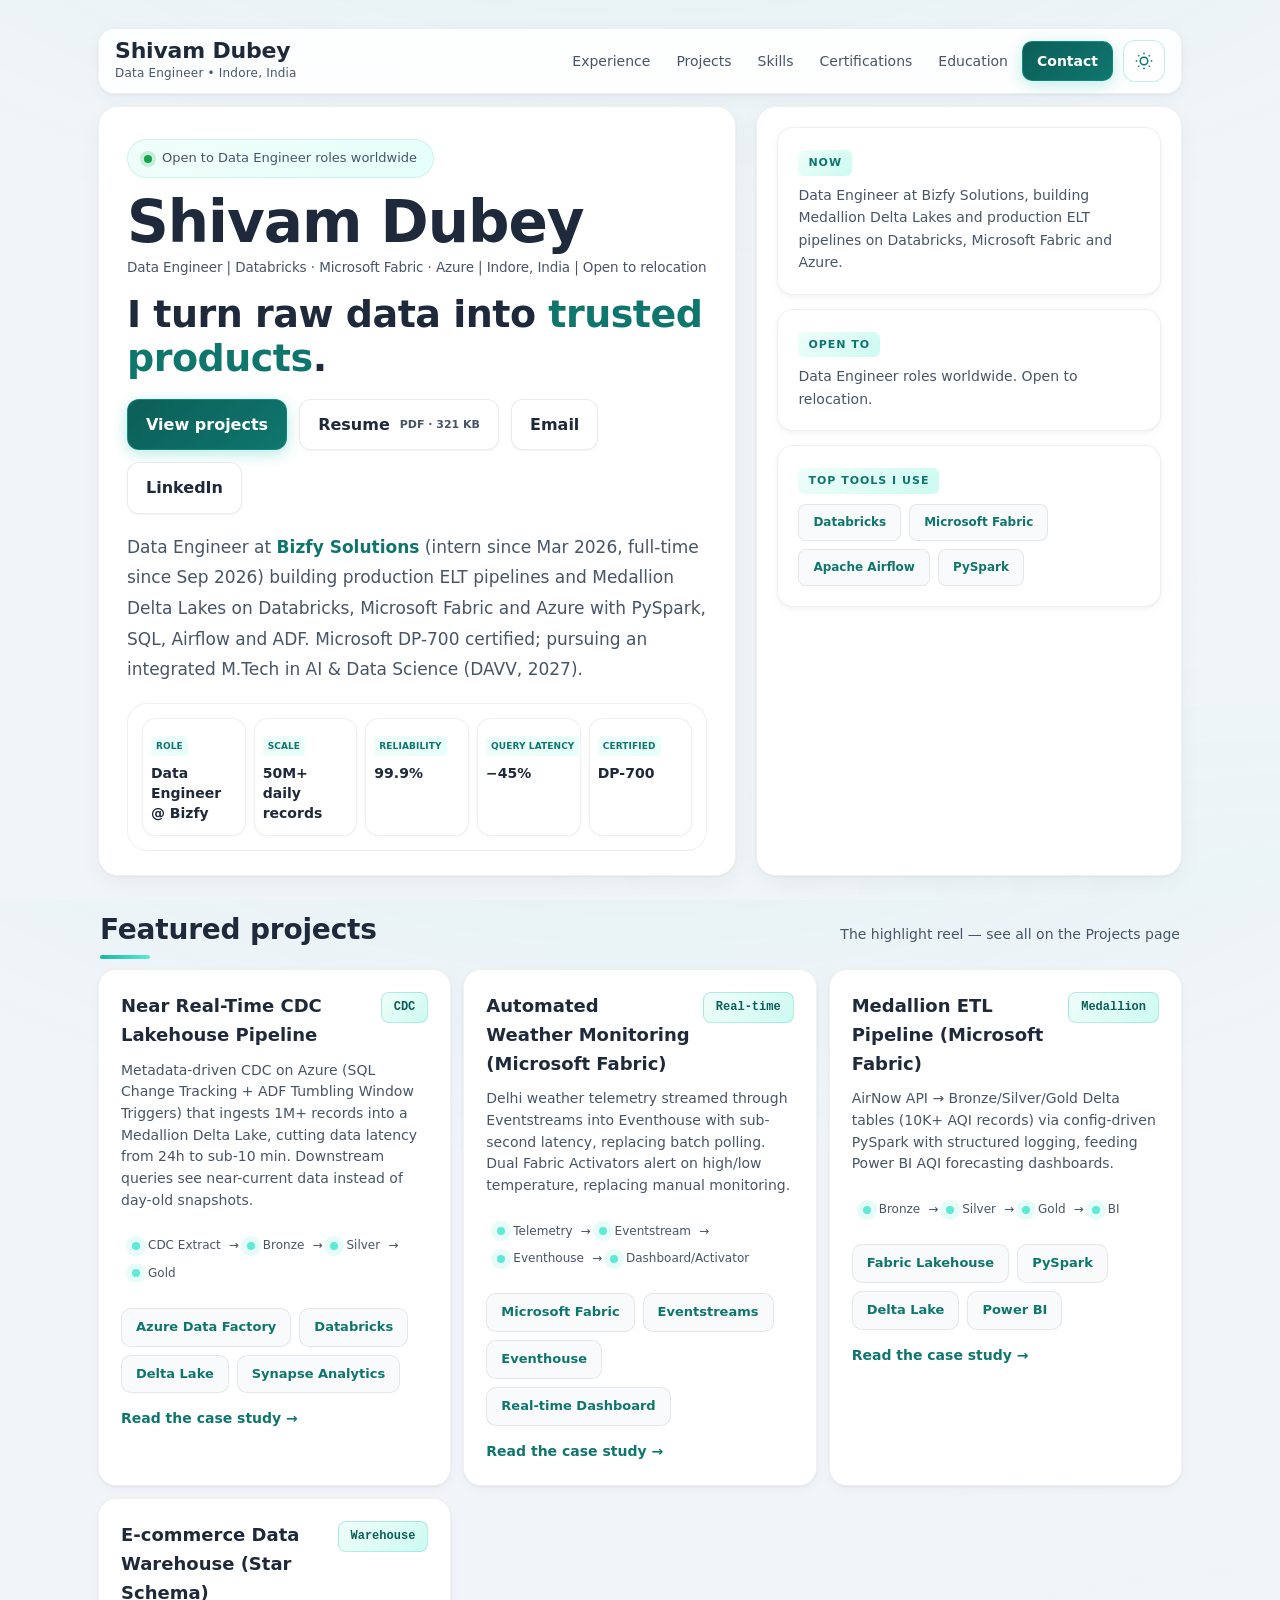
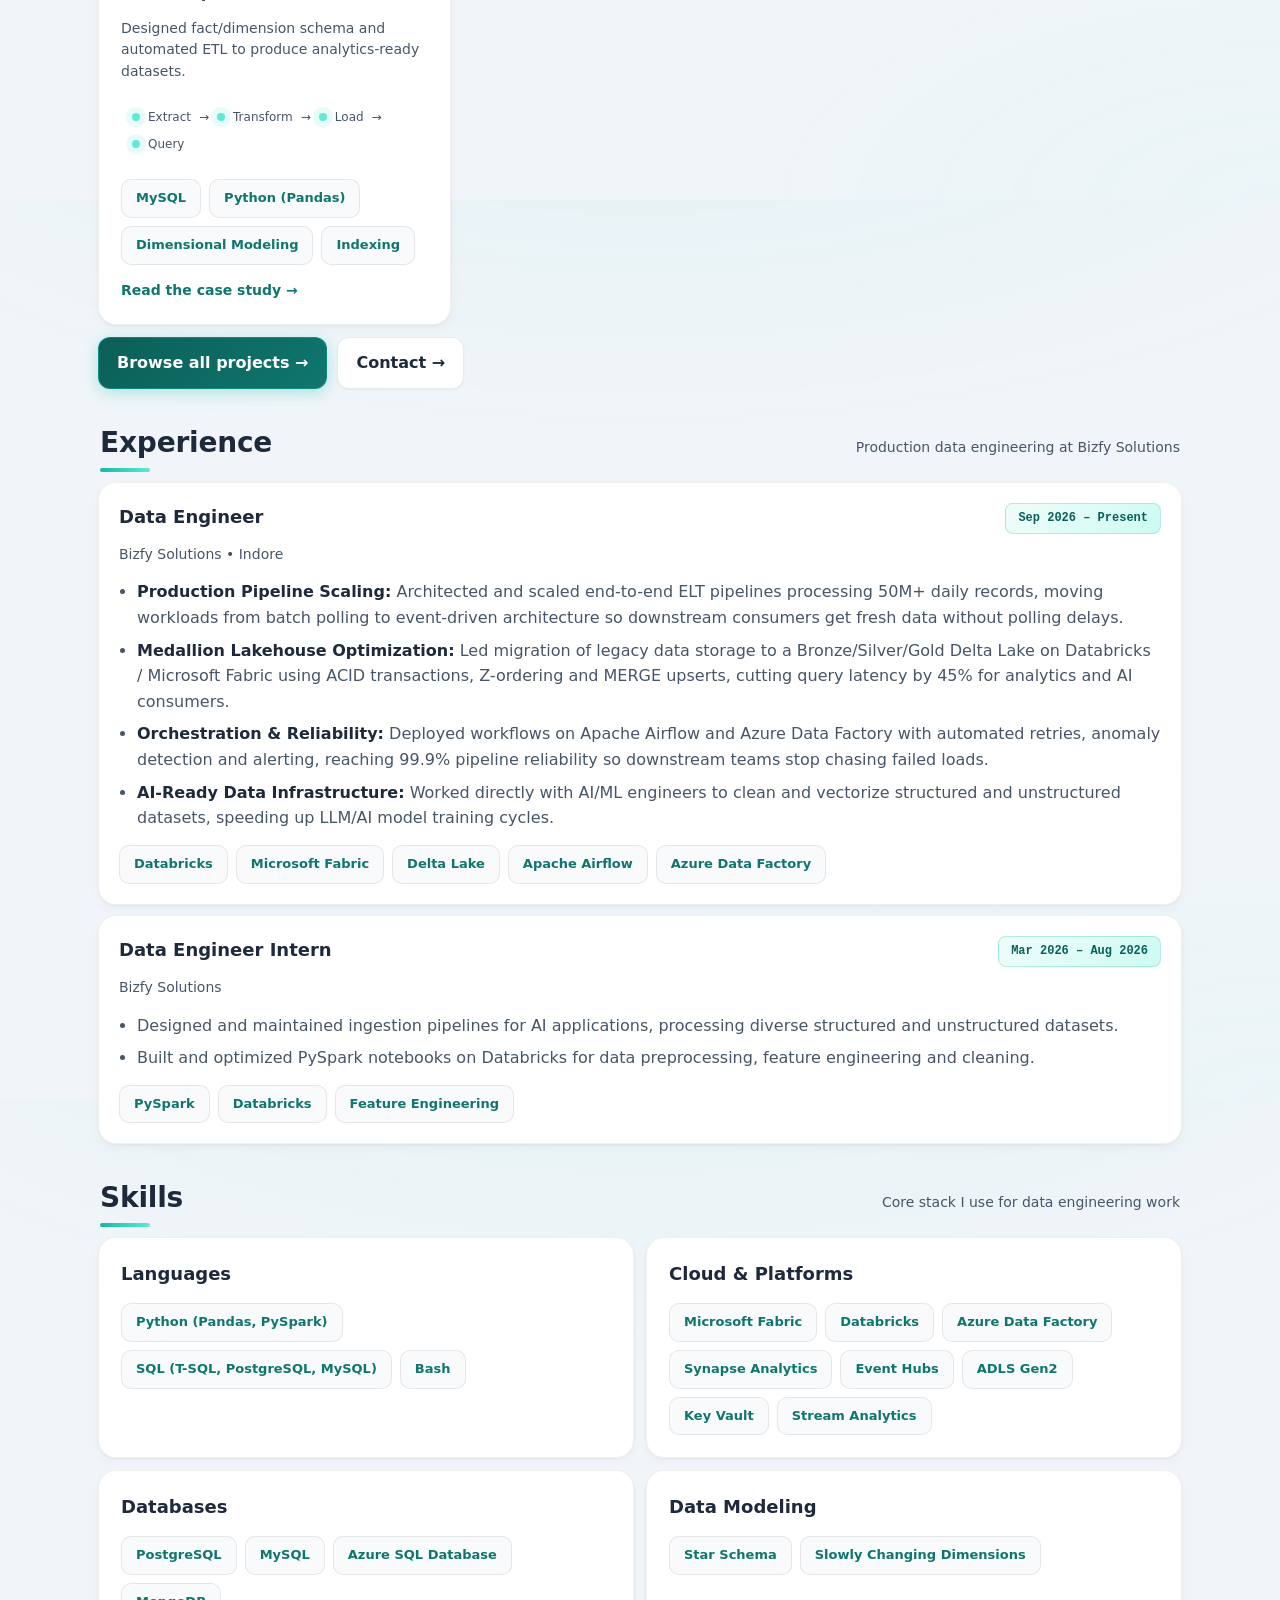
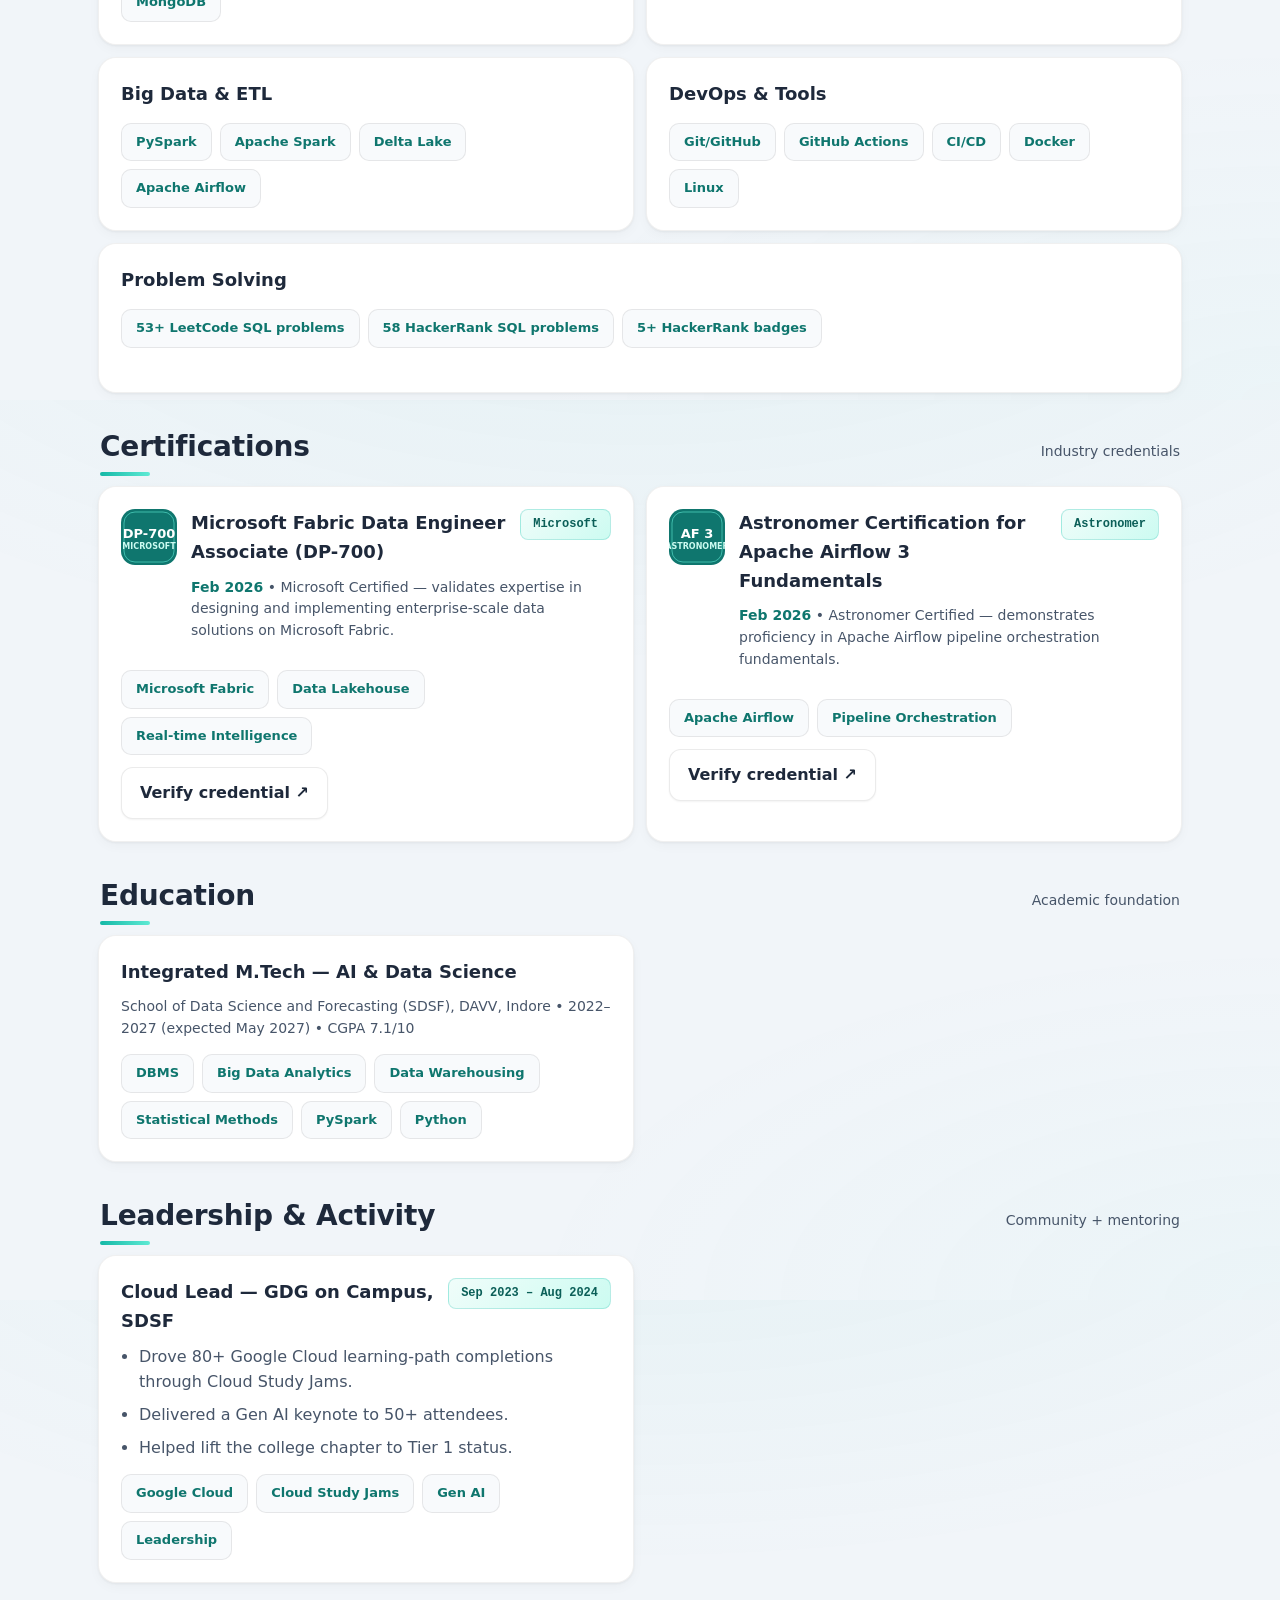
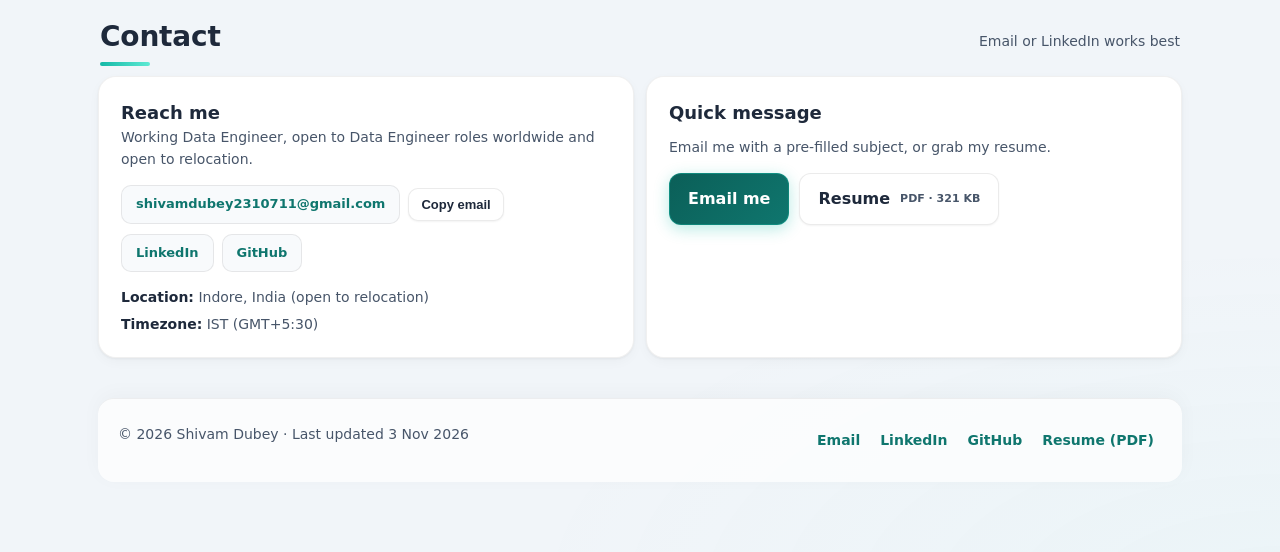
<file: index.html>
<!doctype html>
<html lang="en">
<head>
  <meta charset="utf-8" />
  <meta name="viewport" content="width=device-width, initial-scale=1" />
  <meta name="color-scheme" content="light dark" />
  <meta name="theme-color" content="#0f766e" media="(prefers-color-scheme: light)" />
  <meta name="theme-color" content="#0f172a" media="(prefers-color-scheme: dark)" />
  <title>Shivam Dubey — Data Engineer (Databricks, Fabric, Azure)</title>
  <meta name="description" content="Data Engineer at Bizfy Solutions building production ELT pipelines and Medallion Delta Lakes on Databricks, Microsoft Fabric and Azure. Open to roles worldwide." />
  <meta name="author" content="Shivam Dubey" />
  <!-- TODO(confirm): canonical/OG URLs assume GitHub Pages at https://shivamdubey2310.github.io/portfolio/. Update if you use a custom domain. -->
  <link rel="canonical" href="https://shivamdubey2310.github.io/portfolio/" />

  <meta property="og:type" content="website" />
  <meta property="og:site_name" content="Shivam Dubey — Data Engineer" />
  <meta property="og:title" content="Shivam Dubey — Data Engineer" />
  <meta property="og:description" content="Data Engineer at Bizfy Solutions building production ELT pipelines and Medallion Delta Lakes on Databricks, Microsoft Fabric and Azure. Open to roles worldwide." />
  <meta property="og:url" content="https://shivamdubey2310.github.io/portfolio/" />
  <meta property="og:image" content="https://shivamdubey2310.github.io/portfolio/assets/og-image.png" />
  <meta property="og:image:width" content="1200" />
  <meta property="og:image:height" content="630" />
  <meta property="og:image:alt" content="Shivam Dubey, Data Engineer: 50M+ daily records, 99.9% pipeline reliability, 45% lower query latency, DP-700 certified." />
  <meta name="twitter:card" content="summary_large_image" />
  <meta name="twitter:title" content="Shivam Dubey — Data Engineer" />
  <meta name="twitter:description" content="Data Engineer at Bizfy Solutions building production ELT pipelines and Medallion Delta Lakes on Databricks, Microsoft Fabric and Azure. Open to roles worldwide." />
  <meta name="twitter:image" content="https://shivamdubey2310.github.io/portfolio/assets/og-image.png" />
  <meta name="twitter:image:alt" content="Shivam Dubey, Data Engineer: 50M+ daily records, 99.9% pipeline reliability, 45% lower query latency, DP-700 certified." />

  <link rel="icon" href="./assets/icons/favicon.svg" type="image/svg+xml" />
  <link rel="icon" href="./assets/favicon.ico" sizes="48x48" />
  <link rel="apple-touch-icon" href="./assets/icons/apple-touch-icon.png" />
  <link rel="manifest" href="./site.webmanifest" />
  <link rel="stylesheet" href="./assets/styles.css" />
  <script type="application/ld+json">
{
  "@context": "https://schema.org",
  "@type": "Person",
  "@id": "https://shivamdubey2310.github.io/portfolio/#person",
  "name": "Shivam Dubey",
  "jobTitle": "Data Engineer",
  "url": "https://shivamdubey2310.github.io/portfolio/",
  "email": "mailto:shivamdubey2310711@gmail.com",
  "address": {
    "@type": "PostalAddress",
    "addressLocality": "Indore",
    "addressCountry": "IN"
  },
  "worksFor": {
    "@type": "Organization",
    "name": "Bizfy Solutions"
  },
  "alumniOf": {
    "@type": "CollegeOrUniversity",
    "name": "School of Data Science and Forecasting, DAVV, Indore"
  },
  "sameAs": [
    "https://www.linkedin.com/in/shivam-dubey20",
    "https://github.com/shivamdubey2310"
  ],
  "knowsAbout": [
    "Data engineering",
    "ELT pipelines",
    "Medallion architecture",
    "Delta Lake",
    "Databricks",
    "Microsoft Fabric",
    "Azure Data Factory",
    "Apache Spark",
    "PySpark",
    "Apache Airflow",
    "SQL",
    "Python",
    "Data modeling"
  ]
}
  </script>
</head>
<body>
  <script>
    /* Runs before first paint: marks JS-enabled and applies the saved/system theme without a flash. */
    document.documentElement.classList.add('js');
    try {
      var d = localStorage.getItem('darkMode');
      if (d === 'true' || (d === null && window.matchMedia('(prefers-color-scheme: dark)').matches)) document.body.classList.add('dark-mode');
    } catch (e) {}
  </script>
  <a class="skipLink" href="#main">Skip to main content</a>

  <div class="container" id="top">
    <header class="siteHeader">
      <a class="brand" href="./index.html">
        <span class="brandName">Shivam Dubey</span>
        <span class="brandRole">Data Engineer • Indore, India</span>
      </a>
      <nav id="siteNav" aria-label="Primary">
        <a href="#experience" data-section="experience">Experience</a>
        <a href="./projects.html">Projects</a>
        <a href="#skills" data-section="skills">Skills</a>
        <a href="#certifications" data-section="certifications">Certifications</a>
        <a href="#education" data-section="education">Education</a>
        <!-- Writing: when the first post is added, remove [hidden] from #writing in index.html and add a nav link here. -->
        <a href="#contact" data-section="contact" class="cta">Contact</a>
      </nav>
      <div class="headerTools">
        <button class="darkModeToggle" id="darkModeToggle" type="button" aria-label="Toggle dark mode" aria-pressed="false">
          <svg class="sunIcon" width="18" height="18" viewBox="0 0 24 24" fill="none" stroke="currentColor" stroke-width="2" aria-hidden="true">
            <circle cx="12" cy="12" r="5"></circle>
            <line x1="12" y1="1" x2="12" y2="3"></line>
            <line x1="12" y1="21" x2="12" y2="23"></line>
            <line x1="4.22" y1="4.22" x2="5.64" y2="5.64"></line>
            <line x1="18.36" y1="18.36" x2="19.78" y2="19.78"></line>
            <line x1="1" y1="12" x2="3" y2="12"></line>
            <line x1="21" y1="12" x2="23" y2="12"></line>
            <line x1="4.22" y1="19.78" x2="5.64" y2="18.36"></line>
            <line x1="18.36" y1="5.64" x2="19.78" y2="4.22"></line>
          </svg>
          <svg class="moonIcon" width="18" height="18" viewBox="0 0 24 24" fill="none" stroke="currentColor" stroke-width="2" aria-hidden="true">
            <path d="M21 12.79A9 9 0 1 1 11.21 3 7 7 0 0 0 21 12.79z"></path>
          </svg>
        </button>
        <button class="navToggle" id="navToggle" type="button" aria-label="Menu" aria-expanded="false" aria-controls="siteNav"><span class="bar" aria-hidden="true"></span></button>
      </div>
    </header>

    <main id="main" tabindex="-1">
      <section class="hero" aria-label="Introduction">
        <div class="panel left reveal" data-delay="1">
          <div class="kicker availability">
            <span class="dot" aria-hidden="true"></span>
            <span>Open to Data Engineer roles worldwide</span>
          </div>
          <h1 class="heroName">Shivam Dubey</h1>
          <p class="identity">Data Engineer | Databricks · Microsoft Fabric · Azure | Indore, India | Open to relocation</p>
          <p class="tagline">I turn raw data into <span>trusted products</span>.</p>

          <div class="heroActions">
            <a class="btn primary" href="./projects.html">View projects</a>
            <a class="btn" href="ShivamDubey.pdf" download>Resume <span class="btnMeta">PDF · 321 KB</span></a>
            <a class="btn" href="mailto:shivamdubey2310711@gmail.com">Email</a>
            <a class="btn" href="https://www.linkedin.com/in/shivam-dubey20" target="_blank" rel="noopener noreferrer">LinkedIn</a>
          </div>

          <p class="subtitle">
            Data Engineer at <strong>Bizfy Solutions</strong> (intern since Mar 2026, full-time since Sep 2026) building production ELT pipelines and Medallion Delta Lakes on Databricks, Microsoft Fabric and Azure with PySpark, SQL, Airflow and ADF.
            Microsoft DP-700 certified; pursuing an integrated M.Tech in AI &amp; Data Science (DAVV, 2027).
          </p>

          <div class="statsBar panel reveal" data-delay="2" style="margin-top:18px; box-shadow:none;">
            <div class="stat">
              <div class="label">Role</div>
              <div class="value">Data Engineer @ Bizfy</div>
            </div>
            <div class="stat">
              <div class="label">Scale</div>
              <div class="value">50M+ daily records</div>
            </div>
            <div class="stat">
              <div class="label">Reliability</div>
              <div class="value">99.9%</div>
            </div>
            <div class="stat">
              <div class="label">Query latency</div>
              <div class="value">−45%</div>
            </div>
            <div class="stat">
              <div class="label">Certified</div>
              <div class="value">DP-700</div>
            </div>
          </div>
        </div>

        <div class="panel right reveal" data-delay="2">
          <div class="miniCard">
            <div class="miniTitle">Now</div>
            <div class="miniText">Data Engineer at Bizfy Solutions, building Medallion Delta Lakes and production ELT pipelines on Databricks, Microsoft Fabric and Azure.</div>
          </div>
          <div class="miniCard">
            <div class="miniTitle">Open to</div>
            <div class="miniText">Data Engineer roles worldwide. Open to relocation.</div>
            <!-- TODO(confirm): the old "learning" card was removed because Azure/Databricks/Spark are now day-to-day work. Add a "Learning" card here only if you tell me what it should say. -->
          </div>
          <div class="miniCard">
            <div class="miniTitle">Top Tools I Use</div>
            <div class="miniText topTools">
              <span class="toolTag">Databricks</span>
              <span class="toolTag">Microsoft Fabric</span>
              <span class="toolTag">Apache Airflow</span>
              <span class="toolTag">PySpark</span>
            </div>
          </div>
        </div>
      </section>

      <section id="featured" class="reveal" data-delay="1">
        <div class="sectionHead">
          <h2>Featured projects</h2>
          <div class="hint">The highlight reel — see all on the Projects page</div>
        </div>

        <div class="grid3">
          <article class="card reveal" data-delay="1">
            <div class="cardTop">
              <h3>Near Real-Time CDC Lakehouse Pipeline</h3>
              <span class="pill">CDC</span>
            </div>
            <p class="meta">Metadata-driven CDC on Azure (SQL Change Tracking + ADF Tumbling Window Triggers) that ingests 1M+ records into a Medallion Delta Lake, cutting data latency from 24h to sub-10 min. Downstream queries see near-current data instead of day-old snapshots.</p>
            <div class="pipeline" role="group" aria-label="Pipeline summary">
              <div class="pipeStep"><span class="pipeDot" aria-hidden="true"></span>CDC Extract</div>
              <div class="pipeArrow" aria-hidden="true">→</div>
              <div class="pipeStep"><span class="pipeDot" aria-hidden="true"></span>Bronze</div>
              <div class="pipeArrow" aria-hidden="true">→</div>
              <div class="pipeStep"><span class="pipeDot" aria-hidden="true"></span>Silver</div>
              <div class="pipeArrow" aria-hidden="true">→</div>
              <div class="pipeStep"><span class="pipeDot" aria-hidden="true"></span>Gold</div>
            </div>
            <div class="tags">
              <span class="tag">Azure Data Factory</span>
              <span class="tag">Databricks</span>
              <span class="tag">Delta Lake</span>
              <span class="tag">Synapse Analytics</span>
            </div>
            <a class="cardLink" href="./projects.html#near-real-time-cdc-lakehouse-pipeline">Read the case study →</a>
          </article>

          <article class="card reveal" data-delay="2">
            <div class="cardTop">
              <h3>Automated Weather Monitoring (Microsoft Fabric)</h3>
              <span class="pill">Real-time</span>
            </div>
            <p class="meta">Delhi weather telemetry streamed through Eventstreams into Eventhouse with sub-second latency, replacing batch polling. Dual Fabric Activators alert on high/low temperature, replacing manual monitoring.</p>
            <div class="pipeline" role="group" aria-label="Pipeline summary">
              <div class="pipeStep"><span class="pipeDot" aria-hidden="true"></span>Telemetry</div>
              <div class="pipeArrow" aria-hidden="true">→</div>
              <div class="pipeStep"><span class="pipeDot" aria-hidden="true"></span>Eventstream</div>
              <div class="pipeArrow" aria-hidden="true">→</div>
              <div class="pipeStep"><span class="pipeDot" aria-hidden="true"></span>Eventhouse</div>
              <div class="pipeArrow" aria-hidden="true">→</div>
              <div class="pipeStep"><span class="pipeDot" aria-hidden="true"></span>Dashboard/Activator</div>
            </div>
            <div class="tags">
              <span class="tag">Microsoft Fabric</span>
              <span class="tag">Eventstreams</span>
              <span class="tag">Eventhouse</span>
              <span class="tag">Real-time Dashboard</span>
            </div>
            <a class="cardLink" href="./projects.html#automated-weather-monitoring-in-microsoft-fabric">Read the case study →</a>
          </article>

          <article class="card reveal" data-delay="3">
            <div class="cardTop">
              <h3>Medallion ETL Pipeline (Microsoft Fabric)</h3>
              <span class="pill">Medallion</span>
            </div>
            <p class="meta">AirNow API → Bronze/Silver/Gold Delta tables (10K+ AQI records) via config-driven PySpark with structured logging, feeding Power BI AQI forecasting dashboards.</p>
            <div class="pipeline">
              <div class="pipeStep"><span class="pipeDot" aria-hidden="true"></span>Bronze</div>
              <div class="pipeArrow" aria-hidden="true">→</div>
              <div class="pipeStep"><span class="pipeDot" aria-hidden="true"></span>Silver</div>
              <div class="pipeArrow" aria-hidden="true">→</div>
              <div class="pipeStep"><span class="pipeDot" aria-hidden="true"></span>Gold</div>
              <div class="pipeArrow" aria-hidden="true">→</div>
              <div class="pipeStep"><span class="pipeDot" aria-hidden="true"></span>BI</div>
            </div>
            <div class="tags">
              <span class="tag">Fabric Lakehouse</span>
              <span class="tag">PySpark</span>
              <span class="tag">Delta Lake</span>
              <span class="tag">Power BI</span>
            </div>
            <a class="cardLink" href="./projects.html#end-to-end-medallion-etl-pipeline-via-microsoft-fabric">Read the case study →</a>
          </article>

          <article class="card reveal" data-delay="4">
            <div class="cardTop">
              <h3>E-commerce Data Warehouse (Star Schema)</h3>
              <span class="pill">Warehouse</span>
            </div>
            <p class="meta">Designed fact/dimension schema and automated ETL to produce analytics-ready datasets.</p>
            <div class="pipeline">
              <div class="pipeStep"><span class="pipeDot" aria-hidden="true"></span>Extract</div>
              <div class="pipeArrow" aria-hidden="true">→</div>
              <div class="pipeStep"><span class="pipeDot" aria-hidden="true"></span>Transform</div>
              <div class="pipeArrow" aria-hidden="true">→</div>
              <div class="pipeStep"><span class="pipeDot" aria-hidden="true"></span>Load</div>
              <div class="pipeArrow" aria-hidden="true">→</div>
              <div class="pipeStep"><span class="pipeDot" aria-hidden="true"></span>Query</div>
            </div>
            <div class="tags">
              <span class="tag">MySQL</span>
              <span class="tag">Python (Pandas)</span>
              <span class="tag">Dimensional Modeling</span>
              <span class="tag">Indexing</span>
            </div>
            <a class="cardLink" href="./projects.html#automated-e-commerce-data-warehouse-star-schema-design">Read the case study →</a>
          </article>
        </div>

        <div style="margin-top:12px; display:flex; gap:10px; flex-wrap:wrap; align-items:center;">
          <a class="btn primary" href="./projects.html">Browse all projects →</a>
          <a class="btn" href="#contact">Contact →</a>
        </div>
      </section>

      <section id="experience" class="reveal" data-delay="1">
        <div class="sectionHead">
          <h2>Experience</h2>
          <div class="hint">Production data engineering at Bizfy Solutions</div>
        </div>

        <div class="timeline">
          <article class="card reveal" data-delay="1">
            <div class="cardTop">
              <h3>Data Engineer</h3>
              <span class="pill">Sep 2026 – Present</span>
            </div>
            <p class="meta">Bizfy Solutions • Indore</p>
            <ul class="bullets">
              <li><strong>Production Pipeline Scaling:</strong> Architected and scaled end-to-end ELT pipelines processing 50M+ daily records, moving workloads from batch polling to event-driven architecture so downstream consumers get fresh data without polling delays.</li>
              <li><strong>Medallion Lakehouse Optimization:</strong> Led migration of legacy data storage to a Bronze/Silver/Gold Delta Lake on Databricks / Microsoft Fabric using ACID transactions, Z-ordering and MERGE upserts, cutting query latency by 45% for analytics and AI consumers.</li>
              <li><strong>Orchestration &amp; Reliability:</strong> Deployed workflows on Apache Airflow and Azure Data Factory with automated retries, anomaly detection and alerting, reaching 99.9% pipeline reliability so downstream teams stop chasing failed loads.</li>
              <li><strong>AI-Ready Data Infrastructure:</strong> Worked directly with AI/ML engineers to clean and vectorize structured and unstructured datasets, speeding up LLM/AI model training cycles.</li>
            </ul>
            <div class="tags">
              <span class="tag">Databricks</span>
              <span class="tag">Microsoft Fabric</span>
              <span class="tag">Delta Lake</span>
              <span class="tag">Apache Airflow</span>
              <span class="tag">Azure Data Factory</span>
            </div>
          </article>

          <article class="card reveal" data-delay="2">
            <div class="cardTop">
              <h3>Data Engineer Intern</h3>
              <span class="pill">Mar 2026 – Aug 2026</span>
            </div>
            <p class="meta">Bizfy Solutions</p>
            <ul class="bullets">
              <li>Designed and maintained ingestion pipelines for AI applications, processing diverse structured and unstructured datasets.</li>
              <li>Built and optimized PySpark notebooks on Databricks for data preprocessing, feature engineering and cleaning.</li>
            </ul>
            <div class="tags">
              <span class="tag">PySpark</span>
              <span class="tag">Databricks</span>
              <span class="tag">Feature Engineering</span>
            </div>
          </article>
        </div>
      </section>

      <section id="skills" class="reveal" data-delay="1">
        <div class="sectionHead">
          <h2>Skills</h2>
          <div class="hint">Core stack I use for data engineering work</div>
        </div>

        <div class="grid2">
          <div class="card reveal" data-delay="1">
            <h3 style="margin-top:0;">Languages</h3>
            <div class="tags">
              <span class="tag">Python (Pandas, PySpark)</span>
              <span class="tag">SQL (T-SQL, PostgreSQL, MySQL)</span>
              <span class="tag">Bash</span>
            </div>
          </div>

          <div class="card reveal" data-delay="2">
            <h3 style="margin-top:0;">Cloud &amp; Platforms</h3>
            <div class="tags">
              <span class="tag">Microsoft Fabric</span>
              <span class="tag">Databricks</span>
              <span class="tag">Azure Data Factory</span>
              <span class="tag">Synapse Analytics</span>
              <span class="tag">Event Hubs</span>
              <span class="tag">ADLS Gen2</span>
              <span class="tag">Key Vault</span>
              <span class="tag">Stream Analytics</span>
            </div>
          </div>

          <div class="card reveal" data-delay="3">
            <h3 style="margin-top:0;">Databases</h3>
            <div class="tags">
              <span class="tag">PostgreSQL</span>
              <span class="tag">MySQL</span>
              <span class="tag">Azure SQL Database</span>
              <span class="tag">MongoDB</span>
            </div>
          </div>

          <div class="card reveal" data-delay="4">
            <h3 style="margin-top:0;">Data Modeling</h3>
            <div class="tags">
              <span class="tag">Star Schema</span>
              <span class="tag">Slowly Changing Dimensions</span>
            </div>
          </div>

          <div class="card reveal" data-delay="1">
            <h3 style="margin-top:0;">Big Data &amp; ETL</h3>
            <div class="tags">
              <span class="tag">PySpark</span>
              <span class="tag">Apache Spark</span>
              <span class="tag">Delta Lake</span>
              <span class="tag">Apache Airflow</span>
            </div>
          </div>

          <div class="card reveal" data-delay="2">
            <h3 style="margin-top:0;">DevOps &amp; Tools</h3>
            <div class="tags">
              <span class="tag">Git/GitHub</span>
              <span class="tag">GitHub Actions</span>
              <span class="tag">CI/CD</span>
              <span class="tag">Docker</span>
              <span class="tag">Linux</span>
            </div>
          </div>

          <div class="card reveal" data-delay="3" style="grid-column: 1 / -1;">
            <h3 style="margin-top:0;">Problem Solving</h3>
            <div class="tags">
              <span class="tag">53+ LeetCode SQL problems</span>
              <span class="tag">58 HackerRank SQL problems</span>
              <span class="tag">5+ HackerRank badges</span>
              <!-- TODO(confirm): exact wording of the badge claim ("5+ HackerRank badges"): which badges / which skills? -->
              <!-- TODO(confirm): LeetCode profile link. Uncomment and fill in the real URL (I did not guess a username):
              <a class="tag" href="https://leetcode.com/u/TODO_USERNAME" target="_blank" rel="noopener">LeetCode profile →</a> -->
              <!-- TODO(confirm): HackerRank profile link. Uncomment and fill in the real URL (I did not guess a username):
              <a class="tag" href="https://www.hackerrank.com/profile/TODO_USERNAME" target="_blank" rel="noopener">HackerRank profile →</a> -->
            </div>
          </div>
        </div>
      </section>

      <section id="certifications" class="reveal" data-delay="1">
        <div class="sectionHead">
          <h2>Certifications</h2>
          <div class="hint">Industry credentials</div>
        </div>

        <div class="grid2">
          <article class="card reveal" data-delay="1">
            <div class="certHead">
              <svg class="certBadge" viewBox="0 0 56 56" role="img" aria-label="Microsoft certification badge: DP-700">
                <rect width="56" height="56" rx="14" fill="#0f766e"/>
                <rect x="3" y="3" width="50" height="50" rx="11" fill="none" stroke="#5eead4" stroke-opacity=".6"/>
                <text x="28" y="29" text-anchor="middle" font-size="13" font-weight="800" fill="#ffffff" font-family="ui-sans-serif,system-ui,sans-serif">DP-700</text>
                <text x="28" y="40" text-anchor="middle" font-size="8" font-weight="700" fill="#ccfbf1" font-family="ui-sans-serif,system-ui,sans-serif">MICROSOFT</text>
              </svg>
              <div>
                <div class="cardTop">
                  <h3>Microsoft Fabric Data Engineer Associate (DP-700)</h3>
                  <span class="pill">Microsoft</span>
                </div>
                <p class="meta"><time class="certDate" datetime="2026-02">Feb 2026</time> • Microsoft Certified — validates expertise in designing and implementing enterprise-scale data solutions on Microsoft Fabric.</p>
              </div>
            </div>
            <div class="tags">
                <span class="tag">Microsoft Fabric</span>
                <span class="tag">Data Lakehouse</span>
                <span class="tag">Real-time Intelligence</span>
            </div>
            <div style="margin-top:12px;">
              <a class="btn" href="https://learn.microsoft.com/api/credentials/share/en-us/ShivamDubey-7256/8B53C092106B45E4?sharingId=7010AFC8DEE83D1C" target="_blank" rel="noopener noreferrer" aria-label="Verify credential: Microsoft Fabric Data Engineer Associate (DP-700) (opens in a new tab)">Verify credential ↗</a>
            </div>
          </article>

          <article class="card reveal" data-delay="2">
            <div class="certHead">
              <svg class="certBadge" viewBox="0 0 56 56" role="img" aria-label="Astronomer certification badge: Apache Airflow 3 Fundamentals">
                <rect width="56" height="56" rx="14" fill="#0f766e"/>
                <rect x="3" y="3" width="50" height="50" rx="11" fill="none" stroke="#5eead4" stroke-opacity=".6"/>
                <text x="28" y="29" text-anchor="middle" font-size="13" font-weight="800" fill="#ffffff" font-family="ui-sans-serif,system-ui,sans-serif">AF 3</text>
                <text x="28" y="40" text-anchor="middle" font-size="8" font-weight="700" fill="#ccfbf1" font-family="ui-sans-serif,system-ui,sans-serif">ASTRONOMER</text>
              </svg>
              <div>
                <div class="cardTop">
                  <h3>Astronomer Certification for Apache Airflow 3 Fundamentals</h3>
                  <span class="pill">Astronomer</span>
                </div>
                <p class="meta"><time class="certDate" datetime="2026-02">Feb 2026</time> • Astronomer Certified — demonstrates proficiency in Apache Airflow pipeline orchestration fundamentals.</p>
              </div>
            </div>
            <div class="tags">
                <span class="tag">Apache Airflow</span>
                <span class="tag">Pipeline Orchestration</span>
            </div>
            <div style="margin-top:12px;">
              <a class="btn" href="https://www.credly.com/badges/c5723127-2239-4396-9d45-524a67b0c350/public_url" target="_blank" rel="noopener noreferrer" aria-label="Verify credential: Astronomer Certification for Apache Airflow 3 Fundamentals (opens in a new tab)">Verify credential ↗</a>
            </div>
          </article>

        </div>
        <!-- TODO(confirm): badges above are generic monogram icons (not the vendors' logos). To use the official badge images, download them from your Credly / Microsoft Learn pages and swap the <svg class="certBadge"> for <img>. -->
      </section>

      <section id="education" class="reveal" data-delay="1">
        <div class="sectionHead">
          <h2>Education</h2>
          <div class="hint">Academic foundation</div>
        </div>

        <div class="grid2">
          <article class="card reveal" data-delay="1">
            <h3 style="margin-top:0;">Integrated M.Tech — AI &amp; Data Science</h3>
            <p class="meta">School of Data Science and Forecasting (SDSF), DAVV, Indore • 2022–2027 (expected May 2027) • CGPA 7.1/10</p>
            <div class="tags">
              <span class="tag">DBMS</span>
              <span class="tag">Big Data Analytics</span>
              <span class="tag">Data Warehousing</span>
              <span class="tag">Statistical Methods</span>
              <span class="tag">PySpark</span>
              <span class="tag">Python</span>
            </div>
          </article>
        </div>
      </section>

      <section id="leadership" class="reveal" data-delay="1" data-nav-parent="education">
        <div class="sectionHead">
          <h2>Leadership &amp; Activity</h2>
          <div class="hint">Community + mentoring</div>
        </div>

        <div class="grid2">
          <article class="card reveal" data-delay="1">
            <div class="cardTop">
              <h3>Cloud Lead — GDG on Campus, SDSF</h3>
              <span class="pill">Sep 2023 – Aug 2024</span>
            </div>
            <ul class="bullets">
              <li>Drove 80+ Google Cloud learning-path completions through Cloud Study Jams.</li>
              <li>Delivered a Gen AI keynote to 50+ attendees.</li>
              <li>Helped lift the college chapter to Tier 1 status.</li>
            </ul>
            <div class="tags">
              <span class="tag">Google Cloud</span>
              <span class="tag">Cloud Study Jams</span>
              <span class="tag">Gen AI</span>
              <span class="tag">Leadership</span>
            </div>
          </article>
        </div>
      </section>

      <!-- Writing scaffold: hidden until there is a first post. To publish: delete the hidden attribute, add the post card below, and add a nav link in the header. -->
      <section id="writing" class="reveal" data-delay="1" hidden>
        <div class="sectionHead">
          <h2>Writing</h2>
          <div class="hint">Notes on data engineering</div>
        </div>
        <div class="postList">
          <!--
          <article class="card">
            <div class="cardTop">
              <h3><a href="POST_URL">Post title</a></h3>
              <span class="pill">Mon YYYY</span>
            </div>
            <p class="meta">One-sentence summary.</p>
          </article>
          -->
        </div>
      </section>

      <section id="contact" class="reveal" data-delay="1">
        <div class="sectionHead">
          <h2>Contact</h2>
          <div class="hint">Email or LinkedIn works best</div>
        </div>

        <div class="grid2">
          <div class="card reveal" data-delay="1">
            <h3 style="margin-top:0;">Reach me</h3>
            <p class="meta" style="margin-top:0;">Working Data Engineer, open to Data Engineer roles worldwide and open to relocation.</p>
            <ul class="contactList">
              <li>
                <a class="tag" href="mailto:shivamdubey2310711@gmail.com">shivamdubey2310711@gmail.com</a>
                <button type="button" class="btn small" data-copy="shivamdubey2310711@gmail.com">Copy email</button>
                <span class="copyStatus" data-copy-status role="status" aria-live="polite"></span>
              </li>
              <li>
                <a class="tag" href="https://www.linkedin.com/in/shivam-dubey20" target="_blank" rel="noopener noreferrer">LinkedIn</a>
                <a class="tag" href="https://github.com/shivamdubey2310" target="_blank" rel="noopener noreferrer">GitHub</a>
              </li>
            </ul>
            <ul class="contactFacts">
              <li><strong>Location:</strong> Indore, India (open to relocation)</li>
              <li><strong>Timezone:</strong> IST (GMT+5:30)</li>
              <!-- TODO(confirm): typical reply time, e.g. <li><strong>Reply time:</strong> within 1–2 working days</li> -->
            </ul>
          </div>

          <div class="card reveal" data-delay="2">
            <h3 style="margin-top:0;">Quick message</h3>
            <p class="meta">Email me with a pre-filled subject, or grab my resume.</p>
            <div style="display:flex; gap:10px; flex-wrap:wrap;">
              <a class="btn primary" href="mailto:shivamdubey2310711@gmail.com?subject=Portfolio%20Inquiry">Email me</a>
              <a class="btn" href="ShivamDubey.pdf" download>Resume <span class="btnMeta">PDF · 321 KB</span></a>
            </div>
            <!-- Optional contact form. It stays hidden until you set data-endpoint (Formspree / Web3Forms); on any error it falls back to mailto.
                 TODO(confirm): form endpoint, e.g. data-endpoint="https://formspree.io/f/XXXXXXXX" -->
            <form id="contactForm" class="contactForm" hidden data-endpoint="" data-fallback-email="shivamdubey2310711@gmail.com" method="post" novalidate>
              <label>Name <input type="text" name="name" autocomplete="name" required /></label>
              <label>Email <input type="email" name="email" autocomplete="email" required /></label>
              <label>Message <textarea name="message" rows="4" required></textarea></label>
              <input class="hp" type="text" name="company" tabindex="-1" autocomplete="off" aria-hidden="true" />
              <div style="display:flex; gap:10px; align-items:center; flex-wrap:wrap;">
                <button type="submit" class="btn primary">Send message</button>
                <span class="copyStatus" data-form-status role="status" aria-live="polite"></span>
              </div>
            </form>
          </div>
        </div>
      </section>


      <footer class="reveal" data-delay="1">
        <div>© <span id="year">2026</span> Shivam Dubey · Last updated <time datetime="2026-11-03">3 Nov 2026</time></div>
        <div class="contactBox">
          <a href="mailto:shivamdubey2310711@gmail.com">Email</a>
          <a href="https://www.linkedin.com/in/shivam-dubey20" target="_blank" rel="noopener noreferrer">LinkedIn</a>
          <a href="https://github.com/shivamdubey2310" target="_blank" rel="noopener noreferrer">GitHub</a>
          <a href="ShivamDubey.pdf" download>Resume (PDF)</a>
        </div>
      </footer>
    </main>
  </div>

  <a href="#top" id="toTop" class="toTop" aria-label="Back to top"><span aria-hidden="true">↑</span></a>


  <!-- Privacy-friendly analytics (disabled). TODO(confirm): create a GoatCounter site, replace CODE, then uncomment.
  <script data-goatcounter="https://CODE.goatcounter.com/count" async src="//gc.zgo.at/count.js"></script>
  -->
  <script src="./assets/app.js" defer></script>
</body>
</html>
</file>
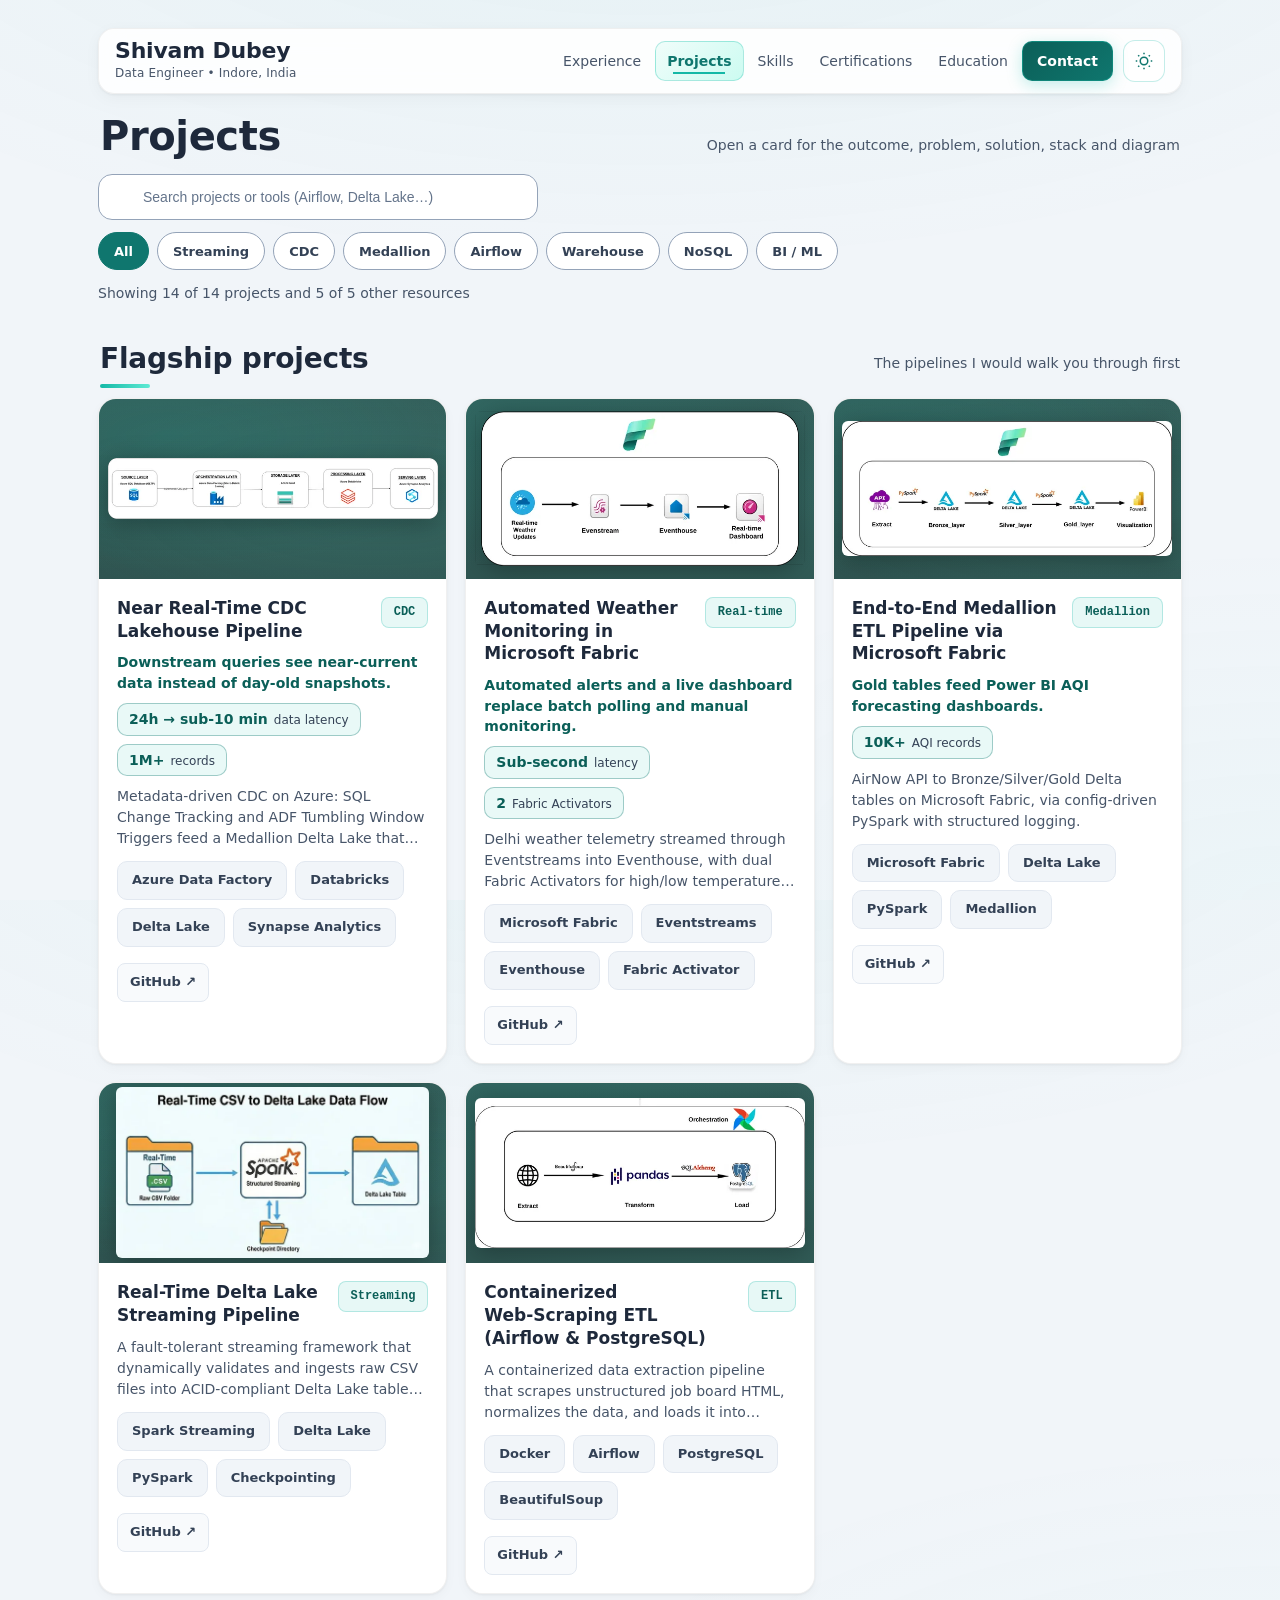
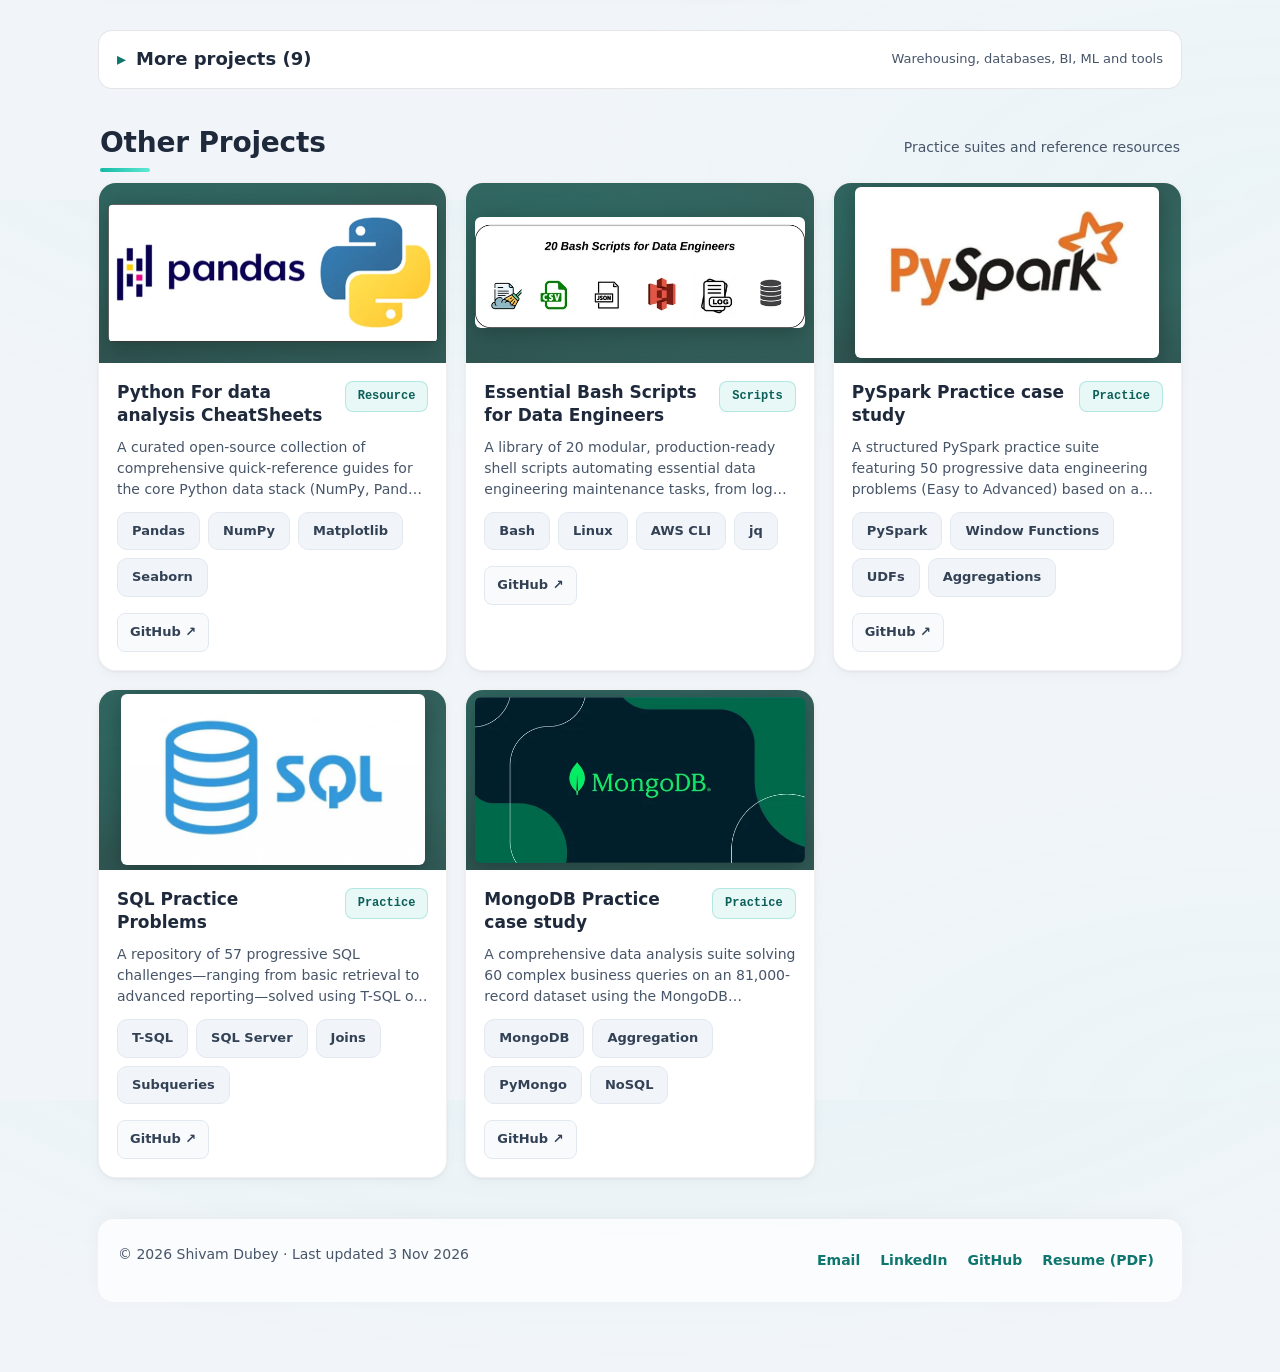
<file: projects.html>
<!doctype html>
<html lang="en">
<head>
  <meta charset="utf-8" />
  <meta name="viewport" content="width=device-width, initial-scale=1" />
  <meta name="color-scheme" content="light dark" />
  <meta name="theme-color" content="#0f766e" media="(prefers-color-scheme: light)" />
  <meta name="theme-color" content="#0f172a" media="(prefers-color-scheme: dark)" />
  <title>Projects — Shivam Dubey, Data Engineer</title>
  <meta name="description" content="Data engineering projects by Shivam Dubey: near real-time CDC lakehouse, Medallion ETL, real-time streaming and Airflow pipelines on Azure, Microsoft Fabric, Databricks and Spark." />
  <meta name="author" content="Shivam Dubey" />
  <!-- TODO(confirm): canonical/OG URLs assume GitHub Pages at https://shivamdubey2310.github.io/portfolio/. Update if you use a custom domain. -->
  <link rel="canonical" href="https://shivamdubey2310.github.io/portfolio/projects.html" />

  <meta property="og:type" content="website" />
  <meta property="og:site_name" content="Shivam Dubey — Data Engineer" />
  <meta property="og:title" content="Projects — Shivam Dubey, Data Engineer" />
  <meta property="og:description" content="Data engineering projects by Shivam Dubey: near real-time CDC lakehouse, Medallion ETL, real-time streaming and Airflow pipelines on Azure, Microsoft Fabric, Databricks and Spark." />
  <meta property="og:url" content="https://shivamdubey2310.github.io/portfolio/projects.html" />
  <meta property="og:image" content="https://shivamdubey2310.github.io/portfolio/assets/og-image.png" />
  <meta property="og:image:width" content="1200" />
  <meta property="og:image:height" content="630" />
  <meta property="og:image:alt" content="Shivam Dubey, Data Engineer: 50M+ daily records, 99.9% pipeline reliability, 45% lower query latency, DP-700 certified." />
  <meta name="twitter:card" content="summary_large_image" />
  <meta name="twitter:title" content="Projects — Shivam Dubey, Data Engineer" />
  <meta name="twitter:description" content="Data engineering projects by Shivam Dubey: near real-time CDC lakehouse, Medallion ETL, real-time streaming and Airflow pipelines on Azure, Microsoft Fabric, Databricks and Spark." />
  <meta name="twitter:image" content="https://shivamdubey2310.github.io/portfolio/assets/og-image.png" />
  <meta name="twitter:image:alt" content="Shivam Dubey, Data Engineer: 50M+ daily records, 99.9% pipeline reliability, 45% lower query latency, DP-700 certified." />

  <link rel="icon" href="./assets/icons/favicon.svg" type="image/svg+xml" />
  <link rel="icon" href="./assets/favicon.ico" sizes="48x48" />
  <link rel="apple-touch-icon" href="./assets/icons/apple-touch-icon.png" />
  <link rel="manifest" href="./site.webmanifest" />
  <link rel="stylesheet" href="./assets/styles.css" />
  <script type="application/ld+json">
{
  "@context": "https://schema.org",
  "@type": "Person",
  "@id": "https://shivamdubey2310.github.io/portfolio/#person",
  "name": "Shivam Dubey",
  "jobTitle": "Data Engineer",
  "url": "https://shivamdubey2310.github.io/portfolio/",
  "email": "mailto:shivamdubey2310711@gmail.com",
  "address": {
    "@type": "PostalAddress",
    "addressLocality": "Indore",
    "addressCountry": "IN"
  },
  "worksFor": {
    "@type": "Organization",
    "name": "Bizfy Solutions"
  },
  "alumniOf": {
    "@type": "CollegeOrUniversity",
    "name": "School of Data Science and Forecasting, DAVV, Indore"
  },
  "sameAs": [
    "https://www.linkedin.com/in/shivam-dubey20",
    "https://github.com/shivamdubey2310"
  ],
  "knowsAbout": [
    "Data engineering",
    "ELT pipelines",
    "Medallion architecture",
    "Delta Lake",
    "Databricks",
    "Microsoft Fabric",
    "Azure Data Factory",
    "Apache Spark",
    "PySpark",
    "Apache Airflow",
    "SQL",
    "Python",
    "Data modeling"
  ]
}
  </script>
</head>
<body>
  <script>
    /* Runs before first paint: marks JS-enabled and applies the saved/system theme without a flash. */
    document.documentElement.classList.add('js');
    try {
      var d = localStorage.getItem('darkMode');
      if (d === 'true' || (d === null && window.matchMedia('(prefers-color-scheme: dark)').matches)) document.body.classList.add('dark-mode');
    } catch (e) {}
  </script>
  <a class="skipLink" href="#main">Skip to main content</a>

  <div class="container" id="top">
    <header class="siteHeader">
      <a class="brand" href="./index.html">
        <span class="brandName">Shivam Dubey</span>
        <span class="brandRole">Data Engineer • Indore, India</span>
      </a>
      <nav id="siteNav" aria-label="Primary">
        <a href="./index.html#experience">Experience</a>
        <a href="./projects.html" aria-current="page">Projects</a>
        <a href="./index.html#skills">Skills</a>
        <a href="./index.html#certifications">Certifications</a>
        <a href="./index.html#education">Education</a>
        <!-- Writing: when the first post is added, remove [hidden] from #writing in index.html and add a nav link here. -->
        <a href="./index.html#contact" class="cta">Contact</a>
      </nav>
      <div class="headerTools">
        <button class="darkModeToggle" id="darkModeToggle" type="button" aria-label="Toggle dark mode" aria-pressed="false">
          <svg class="sunIcon" width="18" height="18" viewBox="0 0 24 24" fill="none" stroke="currentColor" stroke-width="2" aria-hidden="true">
            <circle cx="12" cy="12" r="5"></circle>
            <line x1="12" y1="1" x2="12" y2="3"></line>
            <line x1="12" y1="21" x2="12" y2="23"></line>
            <line x1="4.22" y1="4.22" x2="5.64" y2="5.64"></line>
            <line x1="18.36" y1="18.36" x2="19.78" y2="19.78"></line>
            <line x1="1" y1="12" x2="3" y2="12"></line>
            <line x1="21" y1="12" x2="23" y2="12"></line>
            <line x1="4.22" y1="19.78" x2="5.64" y2="18.36"></line>
            <line x1="18.36" y1="5.64" x2="19.78" y2="4.22"></line>
          </svg>
          <svg class="moonIcon" width="18" height="18" viewBox="0 0 24 24" fill="none" stroke="currentColor" stroke-width="2" aria-hidden="true">
            <path d="M21 12.79A9 9 0 1 1 11.21 3 7 7 0 0 0 21 12.79z"></path>
          </svg>
        </button>
        <button class="navToggle" id="navToggle" type="button" aria-label="Menu" aria-expanded="false" aria-controls="siteNav"><span class="bar" aria-hidden="true"></span></button>
      </div>
    </header>

    <main id="main" tabindex="-1">
      <div class="sectionHead">
        <h1 class="pageTitle">Projects</h1>
        <div class="hint">Open a card for the outcome, problem, solution, stack and diagram</div>
      </div>
      <!-- Per-project role / year / status / live demo:
           add "My Role" and "Project Info" sections to Project_data/<name>.txt (stubs are in each file, commented out),
           and an optional data-demo="https://..." attribute on the card. They only render when present.
           TODO(confirm): fill in role, year and status for each project; no demo links have been provided. -->

      <div class="projectToolbar">
        <div class="filterBar">
          <label class="sr-only" for="projectSearch">Search projects</label>
          <input id="projectSearch" type="search" data-project-filter placeholder="Search projects or tools (Airflow, Delta Lake…)" autocomplete="off" />
        </div>
        <div class="chipRow" role="group" aria-label="Filter projects by topic">
          <button type="button" class="filterChip" data-filter="" aria-pressed="true">All</button>
          <button type="button" class="filterChip" data-filter="streaming" aria-pressed="false">Streaming</button>
          <button type="button" class="filterChip" data-filter="cdc" aria-pressed="false">CDC</button>
          <button type="button" class="filterChip" data-filter="medallion" aria-pressed="false">Medallion</button>
          <button type="button" class="filterChip" data-filter="airflow" aria-pressed="false">Airflow</button>
          <button type="button" class="filterChip" data-filter="warehouse" aria-pressed="false">Warehouse</button>
          <button type="button" class="filterChip" data-filter="nosql" aria-pressed="false">NoSQL</button>
          <button type="button" class="filterChip" data-filter="bi-ml" aria-pressed="false">BI / ML</button>
        </div>
        <p id="filterStatus" class="filterStatus" role="status" aria-live="polite">Showing 14 of 14 projects</p>
      </div>
      <p id="filterEmpty" class="emptyState" hidden>No projects match. Clear the search or choose “All”.</p>

      <section class="reveal" data-delay="1" aria-labelledby="flagshipHeading">
        <div class="sectionHead">
          <h2 id="flagshipHeading">Flagship projects</h2>
          <div class="hint">The pipelines I would walk you through first</div>
        </div>
        <div class="projectsGrid">
          <!-- TODO(confirm): GitHub URL for this project. Not listed in project_links.txt and not verifiable from this environment. -->
          <article class="projectCard reveal" data-delay="1" data-project-card data-search="Near Real-Time CDC Lakehouse Pipeline Azure SQL Database Change Tracking Change Data Capture Azure Data Factory Tumbling Window Databricks Delta Lake MERGE Synapse Analytics Serverless Medallion Bronze Silver Gold" data-project="Near Real-Time CDC Lakehouse Pipeline" data-slug="near-real-time-cdc-lakehouse-pipeline" data-github="https://github.com/shivamdubey2310/CDC-Lakehouse-Pipeline" data-tags="cdc medallion" data-full-w="2400" data-full-h="438">
            <div class="projectThumbnail">
              <picture>
                <source type="image/webp" srcset="./project_images/web/near-real-time-cdc-lakehouse-pipeline-640.webp" />
                <img src="./project_images/Near%20Real-Time%20CDC%20Lakehouse%20Pipeline.png" alt="Layered architecture diagram: Azure SQL Database (OLTP) sends incremental CDC pulls to Azure Data Factory, which runs a 5-minute micro-batch, lands data in ADLS Gen2, processes it in Azure Databricks and serves it through Azure Synapse Analytics." width="640" height="117" loading="eager" fetchpriority="high" decoding="async" />
              </picture>
            </div>
            <div class="projectContent">
              <div class="cardTop">
                <h3><button type="button" class="projectOpen" aria-haspopup="dialog">Near Real-Time CDC Lakehouse Pipeline</button></h3>
                <span class="pill">CDC</span>
              </div>
              <p class="outcome">Downstream queries see near-current data instead of day-old snapshots.</p>
              <ul class="metricChips"><li><strong>24h → sub-10 min</strong><span>data latency</span></li><li><strong>1M+</strong><span>records</span></li></ul>
              <p class="meta">Metadata-driven CDC on Azure: SQL Change Tracking and ADF Tumbling Window Triggers feed a Medallion Delta Lake that Synapse Serverless queries directly.</p>
              <div class="tags"><span class="tag">Azure Data Factory</span><span class="tag">Databricks</span><span class="tag">Delta Lake</span><span class="tag">Synapse Analytics</span></div>
              <div class="cardActions">
                <a class="projectGithubLink" href="https://github.com/shivamdubey2310/CDC-Lakehouse-Pipeline" target="_blank" rel="noopener noreferrer" aria-label="Near Real-Time CDC Lakehouse Pipeline on GitHub (opens in a new tab)">GitHub ↗</a>
              </div>
            </div>
          </article>

          <article class="projectCard reveal" data-delay="1" data-project-card data-search="Automated Weather Monitoring Microsoft Fabric Real-time Streaming Eventstreams Eventhouse Real-Time Dashboard Fabric Activator KQL Delhi" data-project="Automated Weather Monitoring in Microsoft Fabric" data-slug="automated-weather-monitoring-in-microsoft-fabric" data-github="https://github.com/shivamdubey2310/Fabric-realtime-weather" data-tags="streaming" data-full-w="2400" data-full-h="1125">
            <div class="projectThumbnail">
              <picture>
                <source type="image/webp" srcset="./project_images/web/automated-weather-monitoring-in-microsoft-fabric-640.webp" />
                <img src="./project_images/Automated%20Weather%20Monitoring%20in%20Microsoft%20Fabric.png" alt="Microsoft Fabric streaming diagram: real-time weather updates flow into an Eventstream, then an Eventhouse, then a Real-time Dashboard." width="640" height="300" loading="lazy" decoding="async" />
              </picture>
            </div>
            <div class="projectContent">
              <div class="cardTop">
                <h3><button type="button" class="projectOpen" aria-haspopup="dialog">Automated Weather Monitoring in Microsoft Fabric</button></h3>
                <span class="pill">Real-time</span>
              </div>
              <p class="outcome">Automated alerts and a live dashboard replace batch polling and manual monitoring.</p>
              <ul class="metricChips"><li><strong>Sub-second</strong><span>latency</span></li><li><strong>2</strong><span>Fabric Activators</span></li></ul>
              <p class="meta">Delhi weather telemetry streamed through Eventstreams into Eventhouse, with dual Fabric Activators for high/low temperature alerts and a Real-Time Dashboard.</p>
              <div class="tags"><span class="tag">Microsoft Fabric</span><span class="tag">Eventstreams</span><span class="tag">Eventhouse</span><span class="tag">Fabric Activator</span></div>
              <div class="cardActions">
                <a class="projectGithubLink" href="https://github.com/shivamdubey2310/Fabric-realtime-weather" target="_blank" rel="noopener noreferrer" aria-label="Automated Weather Monitoring in Microsoft Fabric on GitHub (opens in a new tab)">GitHub ↗</a>
              </div>
            </div>
          </article>

          <article class="projectCard reveal" data-delay="1" data-project-card data-search="End-to-End Medallion ETL Pipeline Microsoft Fabric Delta Lake Bronze Silver Gold Lakehouse PySpark AirNow AQI Power BI" data-project="End-to-End Medallion ETL Pipeline via Microsoft Fabric" data-slug="end-to-end-medallion-etl-pipeline-via-microsoft-fabric" data-github="https://github.com/shivamdubey2310/AirNow_ETL_Fabric" data-tags="medallion bi-ml" data-full-w="2048" data-full-h="843">
            <div class="projectThumbnail">
              <picture>
                <source type="image/webp" srcset="./project_images/web/end-to-end-medallion-etl-pipeline-via-microsoft-fabric-640.webp" />
                <img src="./project_images/End-to-End%20Medallion%20ETL%20Pipeline%20via%20Microsoft%20Fabric.png" alt="Medallion pipeline on Microsoft Fabric: an API is extracted, PySpark writes the Bronze, Silver and Gold Delta Lake layers in turn, and the Gold layer is visualised in Power BI." width="640" height="263" loading="lazy" decoding="async" />
              </picture>
            </div>
            <div class="projectContent">
              <div class="cardTop">
                <h3><button type="button" class="projectOpen" aria-haspopup="dialog">End-to-End Medallion ETL Pipeline via Microsoft Fabric</button></h3>
                <span class="pill">Medallion</span>
              </div>
              <p class="outcome">Gold tables feed Power BI AQI forecasting dashboards.</p>
              <ul class="metricChips"><li><strong>10K+</strong><span>AQI records</span></li></ul>
              <p class="meta">AirNow API to Bronze/Silver/Gold Delta tables on Microsoft Fabric, via config-driven PySpark with structured logging.</p>
              <div class="tags"><span class="tag">Microsoft Fabric</span><span class="tag">Delta Lake</span><span class="tag">PySpark</span><span class="tag">Medallion</span></div>
              <div class="cardActions">
                <a class="projectGithubLink" href="https://github.com/shivamdubey2310/AirNow_ETL_Fabric" target="_blank" rel="noopener noreferrer" aria-label="End-to-End Medallion ETL Pipeline via Microsoft Fabric on GitHub (opens in a new tab)">GitHub ↗</a>
              </div>
            </div>
          </article>

          <article class="projectCard reveal" data-delay="1" data-project-card data-search="Real-Time Delta Lake Streaming Pipeline Spark Structured Streaming PySpark ACID Checkpointing" data-project="Real-Time Delta Lake Streaming Pipeline (Spark Structured Streaming)" data-slug="real-time-delta-lake-streaming-pipeline-spark-structured-streaming" data-github="https://github.com/shivamdubey2310/CSV_Streams_into_Delta_lake" data-tags="streaming" data-full-w="800" data-full-h="436">
            <div class="projectThumbnail">
              <picture>
                <source type="image/webp" srcset="./project_images/web/real-time-delta-lake-streaming-pipeline-spark-structured-streaming-640.webp" />
                <img src="./project_images/Real-Time%20Delta%20Lake%20Streaming%20Pipeline%20(Spark%20Structured%20Streaming).png" alt="Flow diagram titled Real-Time CSV to Delta Lake Data Flow: a raw CSV folder feeds Spark Structured Streaming, which writes to a Delta Lake table and uses a checkpoint directory." width="640" height="349" loading="lazy" decoding="async" />
              </picture>
            </div>
            <div class="projectContent">
              <div class="cardTop">
                <h3><button type="button" class="projectOpen" aria-haspopup="dialog">Real-Time Delta Lake Streaming Pipeline</button></h3>
                <span class="pill">Streaming</span>
              </div>
              <p class="meta">A fault-tolerant streaming framework that dynamically validates and ingests raw CSV files into ACID-compliant Delta Lake tables using Spark Structured Streaming.</p>
              <div class="tags"><span class="tag">Spark Streaming</span><span class="tag">Delta Lake</span><span class="tag">PySpark</span><span class="tag">Checkpointing</span></div>
              <div class="cardActions">
                <a class="projectGithubLink" href="https://github.com/shivamdubey2310/CSV_Streams_into_Delta_lake" target="_blank" rel="noopener noreferrer" aria-label="Real-Time Delta Lake Streaming Pipeline (Spark Structured Streaming) on GitHub (opens in a new tab)">GitHub ↗</a>
              </div>
            </div>
          </article>

          <article class="projectCard reveal" data-delay="1" data-project-card data-search="Containerized Web Scraping ETL Airflow PostgreSQL Docker BeautifulSoup Astro CLI Python" data-project="Containerized Web‑Scraping ETL (Airflow &amp; PostgreSQL)" data-slug="containerized-webscraping-etl-airflow-postgresql" data-github="https://github.com/shivamdubey2310/WebScraping_project_bs4" data-tags="airflow" data-full-w="2400" data-full-h="1087">
            <div class="projectThumbnail">
              <picture>
                <source type="image/webp" srcset="./project_images/web/containerized-webscraping-etl-airflow-postgresql-640.webp" />
                <img src="./project_images/Containerized%20Web%E2%80%91Scraping%20ETL%20(Airflow%20%26%20PostgreSQL).png" alt="Airflow-orchestrated pipeline diagram: web pages are scraped with BeautifulSoup, transformed with pandas, and loaded into PostgreSQL through SQLAlchemy." width="640" height="290" loading="lazy" decoding="async" />
              </picture>
            </div>
            <div class="projectContent">
              <div class="cardTop">
                <h3><button type="button" class="projectOpen" aria-haspopup="dialog">Containerized Web‑Scraping ETL (Airflow &amp; PostgreSQL)</button></h3>
                <span class="pill">ETL</span>
              </div>
              <p class="meta">A containerized data extraction pipeline that scrapes unstructured job board HTML, normalizes the data, and loads it into PostgreSQL using Airflow and Docker.</p>
              <div class="tags"><span class="tag">Docker</span><span class="tag">Airflow</span><span class="tag">PostgreSQL</span><span class="tag">BeautifulSoup</span></div>
              <div class="cardActions">
                <a class="projectGithubLink" href="https://github.com/shivamdubey2310/WebScraping_project_bs4" target="_blank" rel="noopener noreferrer" aria-label="Containerized Web‑Scraping ETL (Airflow &amp; PostgreSQL) on GitHub (opens in a new tab)">GitHub ↗</a>
              </div>
            </div>
          </article>

        </div>
      </section>

      <details class="moreProjects" id="moreProjects">
        <summary><span>More projects <span aria-hidden="true">(</span><span data-more-count>9</span><span aria-hidden="true">)</span></span><span class="sumHint">Warehousing, databases, BI, ML and tools</span></summary>
        <div class="projectsGrid">
          <article class="projectCard reveal" data-delay="1" data-project-card data-search="Automated E-commerce Data Warehouse Star Schema Design MySQL Python Pandas Faker SQLAlchemy Dimensional Modeling ETL" data-project="Automated E-commerce Data Warehouse &amp; Star Schema Design" data-slug="automated-e-commerce-data-warehouse-star-schema-design" data-github="https://github.com/shivamdubey2310/E-commerce_data_warehouse" data-tags="warehouse" data-full-w="662" data-full-h="533">
            <div class="projectThumbnail">
              <picture>
                <source type="image/webp" srcset="./project_images/web/automated-e-commerce-data-warehouse-star-schema-design-640.webp" />
                <img src="./project_images/Automated%20E-commerce%20Data%20Warehouse%20%26%20Star%20Schema%20Design.png" alt="Star schema diagram: an e-commerce transaction fact table in the centre joined to six dimension tables: DimDate, DimProduct, DimStore, DimPromotion, DimCustomer and DimPaymentType." width="640" height="515" loading="lazy" decoding="async" />
              </picture>
            </div>
            <div class="projectContent">
              <div class="cardTop">
                <h3><button type="button" class="projectOpen" aria-haspopup="dialog">Automated E-commerce Data Warehouse &amp; Star Schema Design</button></h3>
                <span class="pill">Warehouse</span>
              </div>
              <p class="meta">Designed a dimensional data warehouse from scratch, engineering a Python-based ETL pipeline to process transactional data into a Star Schema on MySQL for retail analytics.</p>
              <div class="tags"><span class="tag">MySQL</span><span class="tag">Python</span><span class="tag">SQLAlchemy</span><span class="tag">Star Schema</span></div>
              <div class="cardActions">
                <a class="projectGithubLink" href="https://github.com/shivamdubey2310/E-commerce_data_warehouse" target="_blank" rel="noopener noreferrer" aria-label="Automated E-commerce Data Warehouse &amp; Star Schema Design on GitHub (opens in a new tab)">GitHub ↗</a>
              </div>
            </div>
          </article>

          <article class="projectCard reveal" data-delay="1" data-project-card data-search="Automated PokeAPI ETL Pipeline Apache Airflow MySQL DAG Python Pandas SQLAlchemy REST API" data-project="Automated PokeAPI ETL Pipeline with Apache Airflow &amp; MySQL" data-slug="automated-pokeapi-etl-pipeline-with-apache-airflow-mysql" data-github="https://github.com/shivamdubey2310/PokeAPI_ETL" data-tags="airflow" data-full-w="1920" data-full-h="1080">
            <div class="projectThumbnail">
              <picture>
                <source type="image/webp" srcset="./project_images/web/automated-pokeapi-etl-pipeline-with-apache-airflow-mysql-640.webp" />
                <img src="./project_images/Automated%20PokeAPI%20ETL%20Pipeline%20with%20Apache%20Airflow%20%26%20MySQL.png" alt="Apache Airflow UI screenshot of the PokeAPI_Dag run marked success, with the Extract, Transform and Load tasks all succeeded in about 12 seconds." width="640" height="360" loading="lazy" decoding="async" />
              </picture>
            </div>
            <div class="projectContent">
              <div class="cardTop">
                <h3><button type="button" class="projectOpen" aria-haspopup="dialog">Automated PokeAPI ETL Pipeline with Apache Airflow &amp; MySQL</button></h3>
                <span class="pill">ETL</span>
              </div>
              <p class="meta">An end-to-end data pipeline orchestrated with Apache Airflow that extracts complex hierarchical API data, transforms it, and loads it into a normalized MySQL relational database.</p>
              <div class="tags"><span class="tag">Apache Airflow</span><span class="tag">MySQL</span><span class="tag">Python</span><span class="tag">REST API</span></div>
              <div class="cardActions">
                <a class="projectGithubLink" href="https://github.com/shivamdubey2310/PokeAPI_ETL" target="_blank" rel="noopener noreferrer" aria-label="Automated PokeAPI ETL Pipeline with Apache Airflow &amp; MySQL on GitHub (opens in a new tab)">GitHub ↗</a>
              </div>
            </div>
          </article>

          <article class="projectCard reveal" data-delay="1" data-project-card data-search="Automated Linux Native ETL Bash Python PostgreSQL Shell Cron Curl SQLAlchemy REST API" data-project="Automated Linux‑Native ETL (Bash, Python &amp; PostgreSQL)" data-slug="automated-linuxnative-etl-bash-python-postgresql" data-github="https://github.com/shivamdubey2310/ETL_Using_Bash" data-tags="" data-full-w="2400" data-full-h="1087">
            <div class="projectThumbnail">
              <picture>
                <source type="image/webp" srcset="./project_images/web/automated-linuxnative-etl-bash-python-postgresql-640.webp" />
                <img src="./project_images/Automated%20Linux%E2%80%91Native%20ETL%20(Bash%2C%20Python%20%26%20PostgreSQL).png" alt="Pipeline diagram scheduled by cron: an API is extracted with a Bash script, transformed with pandas, then loaded into PostgreSQL by a second Bash script." width="640" height="290" loading="lazy" decoding="async" />
              </picture>
            </div>
            <div class="projectContent">
              <div class="cardTop">
                <h3><button type="button" class="projectOpen" aria-haspopup="dialog">Automated Linux‑Native ETL (Bash, Python &amp; PostgreSQL)</button></h3>
                <span class="pill">ETL</span>
              </div>
              <p class="meta">A lightweight, automated ETL workflow that orchestrates data extraction from REST APIs via Bash and processes complex JSON into a normalized PostgreSQL database using Python.</p>
              <div class="tags"><span class="tag">Bash</span><span class="tag">Python</span><span class="tag">PostgreSQL</span><span class="tag">Cron</span></div>
              <div class="cardActions">
                <a class="projectGithubLink" href="https://github.com/shivamdubey2310/ETL_Using_Bash" target="_blank" rel="noopener noreferrer" aria-label="Automated Linux‑Native ETL (Bash, Python &amp; PostgreSQL) on GitHub (opens in a new tab)">GitHub ↗</a>
              </div>
            </div>
          </article>

          <article class="projectCard reveal" data-delay="1" data-project-card data-search="Automated Tech News ETL PySpark MongoDB Atlas Parquet NewsAPI Cloud NoSQL" data-project="Automated Tech‑News ETL (PySpark &amp; MongoDB Atlas)" data-slug="automated-technews-etl-pyspark-mongodb-atlas" data-github="https://github.com/shivamdubey2310/News_API_ETL" data-tags="nosql" data-full-w="2400" data-full-h="1036">
            <div class="projectThumbnail">
              <picture>
                <source type="image/webp" srcset="./project_images/web/automated-technews-etl-pyspark-mongodb-atlas-640.webp" />
                <img src="./project_images/Automated%20Tech%E2%80%91News%20ETL%20(PySpark%20%26%20MongoDB%20Atlas).png" alt="Pipeline diagram scheduled by cron: News API data is extracted, transformed with PySpark and loaded into MongoDB Atlas." width="640" height="276" loading="lazy" decoding="async" />
              </picture>
            </div>
            <div class="projectContent">
              <div class="cardTop">
                <h3><button type="button" class="projectOpen" aria-haspopup="dialog">Automated Tech‑News ETL (PySpark &amp; MongoDB Atlas)</button></h3>
                <span class="pill">Big Data</span>
              </div>
              <p class="meta">A cloud-native data pipeline that aggregates daily technology news via APIs, processes data using PySpark for scalability, and archives it in a MongoDB Atlas document store.</p>
              <div class="tags"><span class="tag">PySpark</span><span class="tag">MongoDB Atlas</span><span class="tag">Parquet</span><span class="tag">NewsAPI</span></div>
              <div class="cardActions">
                <a class="projectGithubLink" href="https://github.com/shivamdubey2310/News_API_ETL" target="_blank" rel="noopener noreferrer" aria-label="Automated Tech‑News ETL (PySpark &amp; MongoDB Atlas) on GitHub (opens in a new tab)">GitHub ↗</a>
              </div>
            </div>
          </article>

          <article class="projectCard reveal" data-delay="1" data-project-card data-search="Enterprise University Management System Relational Database Design PostgreSQL SQL Triggers Stored Procedures ERD 3NF OLTP" data-project="Enterprise University Management System &amp; Relational Database Design" data-slug="enterprise-university-management-system-relational-database-design" data-github="https://github.com/shivamdubey2310/University_db" data-tags="" data-full-w="1121" data-full-h="901">
            <div class="projectThumbnail">
              <picture>
                <source type="image/webp" srcset="./project_images/web/enterprise-university-management-system-relational-database-design-640.webp" />
                <img src="./project_images/Enterprise%20University%20Management%20System%20%26%20Relational%20Database%20Design.png" alt="Entity-relationship diagram of the university database with tables including Students, Majors, Minors, Departments, Faculty, Courses, Course_Offerings, Enrollments, Classrooms and Student_Address, showing primary and foreign keys." width="640" height="514" loading="lazy" decoding="async" />
              </picture>
            </div>
            <div class="projectContent">
              <div class="cardTop">
                <h3><button type="button" class="projectOpen" aria-haspopup="dialog">Enterprise University Management System &amp; Relational Database Design</button></h3>
                <span class="pill">Database</span>
              </div>
              <p class="meta">A fully normalized, ACID-compliant relational database architecture designed to manage complex university operations, from student enrollment to faculty scheduling.</p>
              <div class="tags"><span class="tag">PostgreSQL</span><span class="tag">SQL</span><span class="tag">ERD</span><span class="tag">Triggers</span></div>
              <div class="cardActions">
                <a class="projectGithubLink" href="https://github.com/shivamdubey2310/University_db" target="_blank" rel="noopener noreferrer" aria-label="Enterprise University Management System &amp; Relational Database Design on GitHub (opens in a new tab)">GitHub ↗</a>
              </div>
            </div>
          </article>

          <article class="projectCard reveal" data-delay="1" data-project-card data-search="Orchestrated NoSQL ETL Pipeline Studio Ghibli Analytics MongoDB Airflow Astro CLI Python Pandas REST API" data-project="Orchestrated NoSQL ETL Pipeline for Studio Ghibli Analytics" data-slug="orchestrated-nosql-etl-pipeline-for-studio-ghibli-analytics" data-github="https://github.com/shivamdubey2310/Studio_Ghibli_ETL" data-tags="airflow nosql" data-full-w="1582" data-full-h="691">
            <div class="projectThumbnail">
              <picture>
                <source type="image/webp" srcset="./project_images/web/orchestrated-nosql-etl-pipeline-for-studio-ghibli-analytics-640.webp" />
                <img src="./project_images/Orchestrated%20NoSQL%20ETL%20Pipeline%20for%20Studio%20Ghibli%20Analytics.png" alt="Pipeline diagram: an API is extracted, transformed with pandas and loaded into MongoDB, orchestrated by Apache Airflow." width="640" height="280" loading="lazy" decoding="async" />
              </picture>
            </div>
            <div class="projectContent">
              <div class="cardTop">
                <h3><button type="button" class="projectOpen" aria-haspopup="dialog">Orchestrated NoSQL ETL Pipeline for Studio Ghibli Analytics</button></h3>
                <span class="pill">NoSQL</span>
              </div>
              <p class="meta">A hybrid ETL workflow capable of running as a standalone script or an Airflow DAG that aggregates film, character, and vehicle data into a MongoDB document store.</p>
              <div class="tags"><span class="tag">MongoDB</span><span class="tag">Airflow</span><span class="tag">Python</span><span class="tag">REST API</span></div>
              <div class="cardActions">
                <a class="projectGithubLink" href="https://github.com/shivamdubey2310/Studio_Ghibli_ETL" target="_blank" rel="noopener noreferrer" aria-label="Orchestrated NoSQL ETL Pipeline for Studio Ghibli Analytics on GitHub (opens in a new tab)">GitHub ↗</a>
              </div>
            </div>
          </article>

          <article class="projectCard reveal" data-delay="1" data-project-card data-search="Sales Analytics Data Quality Dashboard Power BI Power Query DAX KPIs Visualization ETL" data-project="Sales Analytics &amp; Data Quality Dashboard" data-slug="sales-analytics-data-quality-dashboard" data-github="https://github.com/shivamdubey2310/Sales-Dashboard" data-tags="bi-ml" data-full-w="1252" data-full-h="724">
            <div class="projectThumbnail">
              <picture>
                <source type="image/webp" srcset="./project_images/web/sales-analytics-data-quality-dashboard-640.webp" />
                <img src="./project_images/Sales%20Analytics%20%26%20Data%20Quality%20Dashboard.png" alt="Screenshot of the Power BI Sales Analysis dashboard: profit (19K) and sales (57K) cards, an order-date slicer, a cost-by-product bar chart, a sales-by-region pie chart and a profit-by-month line chart." width="640" height="370" loading="lazy" decoding="async" />
              </picture>
            </div>
            <div class="projectContent">
              <div class="cardTop">
                <h3><button type="button" class="projectOpen" aria-haspopup="dialog">Sales Analytics &amp; Data Quality Dashboard</button></h3>
                <span class="pill">BI</span>
              </div>
              <p class="meta">A comprehensive Power BI solution that transforms raw sales data into actionable KPIs and interactive visualizations using a robust Power Query ETL pipeline.</p>
              <div class="tags"><span class="tag">Power BI</span><span class="tag">Power Query</span><span class="tag">DAX</span><span class="tag">Data Quality</span></div>
              <div class="cardActions">
                <a class="projectGithubLink" href="https://github.com/shivamdubey2310/Sales-Dashboard" target="_blank" rel="noopener noreferrer" aria-label="Sales Analytics &amp; Data Quality Dashboard on GitHub (opens in a new tab)">GitHub ↗</a>
              </div>
            </div>
          </article>

          <article class="projectCard reveal" data-delay="1" data-project-card data-search="Scalable Spotify Hit Predictor PySpark MLlib Streamlit Machine Learning Linear Regression VectorAssembler" data-project="Scalable Spotify Hit Predictor (PySpark MLlib &amp; Streamlit)" data-slug="scalable-spotify-hit-predictor-pyspark-mllib-streamlit" data-github="https://github.com/shivamdubey2310/Hit_song_predictor" data-tags="bi-ml" data-full-w="1200" data-full-h="727">
            <div class="projectThumbnail">
              <picture>
                <source type="image/webp" srcset="./project_images/web/scalable-spotify-hit-predictor-pyspark-mllib-streamlit-640.webp" />
                <img src="./project_images/Scalable%20Spotify%20Hit%20Predictor%20(PySpark%20MLlib%20%26%20Streamlit).png" alt="Spotify logo used as the cover image for the hit-predictor project." width="640" height="388" loading="lazy" decoding="async" />
              </picture>
            </div>
            <div class="projectContent">
              <div class="cardTop">
                <h3><button type="button" class="projectOpen" aria-haspopup="dialog">Scalable Spotify Hit Predictor (PySpark MLlib &amp; Streamlit)</button></h3>
                <span class="pill">ML</span>
              </div>
              <p class="meta">An interactive machine learning application that predicts song popularity based on audio telemetry using a distributed PySpark ML pipeline served via a Streamlit web interface.</p>
              <div class="tags"><span class="tag">PySpark</span><span class="tag">MLlib</span><span class="tag">Streamlit</span><span class="tag">ML</span></div>
              <div class="cardActions">
                <a class="projectGithubLink" href="https://github.com/shivamdubey2310/Hit_song_predictor" target="_blank" rel="noopener noreferrer" aria-label="Scalable Spotify Hit Predictor (PySpark MLlib &amp; Streamlit) on GitHub (opens in a new tab)">GitHub ↗</a>
              </div>
            </div>
          </article>

          <article class="projectCard reveal" data-delay="1" data-project-card data-search="Self Service API Data Ingestion Utility Streamlit Python REST API JSON MVC Data-as-a-Service" data-project="Self‑Service API Data Ingestion Utility (Streamlit)" data-slug="selfservice-api-data-ingestion-utility-streamlit" data-github="https://github.com/shivamdubey2310/API_data_extractor" data-tags="" data-full-w="900" data-full-h="500">
            <div class="projectThumbnail">
              <picture>
                <source type="image/webp" srcset="./project_images/web/selfservice-api-data-ingestion-utility-streamlit-640.webp" />
                <img src="./project_images/Self%E2%80%91Service%20API%20Data%20Ingestion%20Utility%20(Streamlit).png" alt="Purple cloud icon labelled API, representing the self-service API data ingestion utility." width="640" height="356" loading="lazy" decoding="async" />
              </picture>
            </div>
            <div class="projectContent">
              <div class="cardTop">
                <h3><button type="button" class="projectOpen" aria-haspopup="dialog">Self‑Service API Data Ingestion Utility (Streamlit)</button></h3>
                <span class="pill">Tool</span>
              </div>
              <p class="meta">A lightweight "Data-as-a-Service" web application built with Streamlit that allows non-technical users to fetch, preview, and download raw JSON data from public REST APIs without writing code.</p>
              <div class="tags"><span class="tag">Streamlit</span><span class="tag">Python</span><span class="tag">REST API</span><span class="tag">JSON</span></div>
              <div class="cardActions">
                <a class="projectGithubLink" href="https://github.com/shivamdubey2310/API_data_extractor" target="_blank" rel="noopener noreferrer" aria-label="Self‑Service API Data Ingestion Utility (Streamlit) on GitHub (opens in a new tab)">GitHub ↗</a>
              </div>
            </div>
          </article>

        </div>
      </details>

      <!-- Other Projects Section -->
      <section id="otherProjects" class="reveal" data-delay="1" aria-labelledby="otherHeading">
        <div class="sectionHead">
          <h2 id="otherHeading">Other Projects</h2>
          <div class="hint">Practice suites and reference resources</div>
        </div>
        <div class="projectsGrid">
          <article class="projectCard reveal" data-delay="1" data-project-card data-other-project data-search="Python Data Analysis CheatSheets NumPy Pandas Matplotlib Seaborn Documentation Reference PDF" data-project="Python For data analysis CheatSheets" data-slug="python-for-data-analysis-cheatsheets" data-github="https://github.com/shivamdubey2310/python_for_data_analysis_cheatsheets" data-tags="" data-full-w="770" data-full-h="322">
            <div class="projectThumbnail">
              <picture>
                <source type="image/webp" srcset="./Other_project_images/web/python-for-data-analysis-cheatsheets-640.webp" />
                <img src="./Other_project_images/Python%20For%20data%20analysis%20CheatSheets.png" alt="The pandas and Python logos." width="640" height="268" loading="lazy" decoding="async" />
              </picture>
            </div>
            <div class="projectContent">
              <div class="cardTop">
                <h3><button type="button" class="projectOpen" aria-haspopup="dialog">Python For data analysis CheatSheets</button></h3>
                <span class="pill">Resource</span>
              </div>
              <p class="meta">A curated open-source collection of comprehensive quick-reference guides for the core Python data stack (NumPy, Pandas, Matplotlib, Seaborn), designed to accelerate development workflows.</p>
              <div class="tags"><span class="tag">Pandas</span><span class="tag">NumPy</span><span class="tag">Matplotlib</span><span class="tag">Seaborn</span></div>
              <div class="cardActions">
                <a class="projectGithubLink" href="https://github.com/shivamdubey2310/python_for_data_analysis_cheatsheets" target="_blank" rel="noopener noreferrer" aria-label="Python For data analysis CheatSheets on GitHub (opens in a new tab)">GitHub ↗</a>
              </div>
            </div>
          </article>

          <article class="projectCard reveal" data-delay="1" data-project-card data-other-project data-search="Essential Bash Scripts Data Engineers Shell Linux AWS CLI jq Parquet-tools Automation" data-project="Essential Bash Scripts for Data Engineers" data-slug="essential-bash-scripts-for-data-engineers" data-github="https://github.com/shivamdubey2310/Bash_Scripts_for_DEs" data-tags="" data-full-w="2048" data-full-h="689">
            <div class="projectThumbnail">
              <picture>
                <source type="image/webp" srcset="./Other_project_images/web/essential-bash-scripts-for-data-engineers-640.webp" />
                <img src="./Other_project_images/Essential%20Bash%20Scripts%20for%20Data%20Engineers.png" alt="Banner titled 20 Bash Scripts for Data Engineers with icons for data cleaning, CSV, JSON, Amazon S3, log files and a database." width="640" height="215" loading="lazy" decoding="async" />
              </picture>
            </div>
            <div class="projectContent">
              <div class="cardTop">
                <h3><button type="button" class="projectOpen" aria-haspopup="dialog">Essential Bash Scripts for Data Engineers</button></h3>
                <span class="pill">Scripts</span>
              </div>
              <p class="meta">A library of 20 modular, production-ready shell scripts automating essential data engineering maintenance tasks, from log rotation and S3 syncing to CSV schema validation.</p>
              <div class="tags"><span class="tag">Bash</span><span class="tag">Linux</span><span class="tag">AWS CLI</span><span class="tag">jq</span></div>
              <div class="cardActions">
                <a class="projectGithubLink" href="https://github.com/shivamdubey2310/Bash_Scripts_for_DEs" target="_blank" rel="noopener noreferrer" aria-label="Essential Bash Scripts for Data Engineers on GitHub (opens in a new tab)">GitHub ↗</a>
              </div>
            </div>
          </article>

          <article class="projectCard reveal" data-delay="1" data-project-card data-other-project data-search="PySpark Practice Case Study Apache Spark DataFrame Window Functions UDFs Aggregations Jupyter" data-project="PySpark Practice case study" data-slug="pyspark-practice-case-study" data-github="https://github.com/shivamdubey2310/pySpark_practice" data-tags="" data-full-w="640" data-full-h="360">
            <div class="projectThumbnail">
              <picture>
                <source type="image/webp" srcset="./Other_project_images/web/pyspark-practice-case-study-640.webp" />
                <img src="./Other_project_images/PySpark%20Practice%20case%20study.png" alt="The PySpark logo." width="640" height="360" loading="lazy" decoding="async" />
              </picture>
            </div>
            <div class="projectContent">
              <div class="cardTop">
                <h3><button type="button" class="projectOpen" aria-haspopup="dialog">PySpark Practice case study</button></h3>
                <span class="pill">Practice</span>
              </div>
              <p class="meta">A structured PySpark practice suite featuring 50 progressive data engineering problems (Easy to Advanced) based on a real-world Electric Vehicle specifications dataset.</p>
              <div class="tags"><span class="tag">PySpark</span><span class="tag">Window Functions</span><span class="tag">UDFs</span><span class="tag">Aggregations</span></div>
              <div class="cardActions">
                <a class="projectGithubLink" href="https://github.com/shivamdubey2310/pySpark_practice" target="_blank" rel="noopener noreferrer" aria-label="PySpark Practice case study on GitHub (opens in a new tab)">GitHub ↗</a>
              </div>
            </div>
          </article>

          <article class="projectCard reveal" data-delay="1" data-project-card data-other-project data-search="SQL Practice Problems T-SQL Microsoft SQL Server Joins Subqueries Date Functions Jupyter" data-project="SQL Practice Problems" data-slug="sql-practice-problems" data-github="https://github.com/shivamdubey2310/57_sql_practice_problems/" data-tags="" data-full-w="1024" data-full-h="576">
            <div class="projectThumbnail">
              <picture>
                <source type="image/webp" srcset="./Other_project_images/web/sql-practice-problems-640.webp" />
                <img src="./Other_project_images/SQL%20Practice%20Problems.png" alt="A database cylinder icon next to the letters SQL." width="640" height="360" loading="lazy" decoding="async" />
              </picture>
            </div>
            <div class="projectContent">
              <div class="cardTop">
                <h3><button type="button" class="projectOpen" aria-haspopup="dialog">SQL Practice Problems</button></h3>
                <span class="pill">Practice</span>
              </div>
              <p class="meta">A repository of 57 progressive SQL challenges—ranging from basic retrieval to advanced reporting—solved using T-SQL on Microsoft SQL Server to demonstrate query mastery.</p>
              <div class="tags"><span class="tag">T-SQL</span><span class="tag">SQL Server</span><span class="tag">Joins</span><span class="tag">Subqueries</span></div>
              <div class="cardActions">
                <a class="projectGithubLink" href="https://github.com/shivamdubey2310/57_sql_practice_problems/" target="_blank" rel="noopener noreferrer" aria-label="SQL Practice Problems on GitHub (opens in a new tab)">GitHub ↗</a>
              </div>
            </div>
          </article>

          <article class="projectCard reveal" data-delay="1" data-project-card data-other-project data-search="MongoDB Practice Case Study NoSQL Aggregation Framework PyMongo Pipelines Jupyter" data-project="MongoDB Practice case study" data-slug="mongodb-practice-case-study" data-github="https://github.com/shivamdubey2310/Mongodb_practice_questions" data-tags="nosql" data-full-w="1200" data-full-h="601">
            <div class="projectThumbnail">
              <picture>
                <source type="image/webp" srcset="./Other_project_images/web/mongodb-practice-case-study-640.webp" />
                <img src="./Other_project_images/MongoDB%20Practice%20case%20study.png" alt="MongoDB logo on a dark green background." width="640" height="321" loading="lazy" decoding="async" />
              </picture>
            </div>
            <div class="projectContent">
              <div class="cardTop">
                <h3><button type="button" class="projectOpen" aria-haspopup="dialog">MongoDB Practice case study</button></h3>
                <span class="pill">Practice</span>
              </div>
              <p class="meta">A comprehensive data analysis suite solving 60 complex business queries on an 81,000-record dataset using the MongoDB Aggregation Framework and PyMongo.</p>
              <div class="tags"><span class="tag">MongoDB</span><span class="tag">Aggregation</span><span class="tag">PyMongo</span><span class="tag">NoSQL</span></div>
              <div class="cardActions">
                <a class="projectGithubLink" href="https://github.com/shivamdubey2310/Mongodb_practice_questions" target="_blank" rel="noopener noreferrer" aria-label="MongoDB Practice case study on GitHub (opens in a new tab)">GitHub ↗</a>
              </div>
            </div>
          </article>

        </div>
      </section>

      <footer class="reveal" data-delay="1">
        <div>© <span id="year">2026</span> Shivam Dubey · Last updated <time datetime="2026-11-03">3 Nov 2026</time></div>
        <div class="contactBox">
          <a href="mailto:shivamdubey2310711@gmail.com">Email</a>
          <a href="https://www.linkedin.com/in/shivam-dubey20" target="_blank" rel="noopener noreferrer">LinkedIn</a>
          <a href="https://github.com/shivamdubey2310" target="_blank" rel="noopener noreferrer">GitHub</a>
          <a href="ShivamDubey.pdf" download>Resume (PDF)</a>
        </div>
      </footer>
    </main>
  </div>

  <a href="#top" id="toTop" class="toTop" aria-label="Back to top"><span aria-hidden="true">↑</span></a>

  <!-- Project Detail Modal -->
  <div class="projectModal" id="projectModal" role="dialog" aria-modal="true" aria-labelledby="modalTitle">
    <div class="modalOverlay" data-modal-close></div>
    <div class="modalContent">
      <button class="modalClose" type="button" data-modal-close aria-label="Close project details">&times;</button>
      <div class="modalBody" id="modalBody">
        <div class="modalImage">
          <button type="button" class="zoomBtn" id="zoomBtn" aria-label="Zoom into the diagram">
            <picture id="modalPicture"><img id="modalImg" src="[data-uri]" alt="" width="1" height="1" /></picture>
            <span class="zoomHint" aria-hidden="true">Click to zoom</span>
          </button>
        </div>
        <div class="modalInfo">
          <h2 id="modalTitle">Project details</h2>
          <div id="modalContent"></div>
        </div>
      </div>
      <div class="modalFooter">
        <button type="button" class="btn" id="prevProject">← Previous</button>
        <span id="modalCount" aria-live="polite"></span>
        <button type="button" class="btn primary" id="nextProject">Next project →</button>
      </div>
    </div>
  </div>

  <!-- Diagram lightbox -->
  <dialog id="lightbox" class="lightbox" aria-label="Diagram viewer">
    <button type="button" class="lbClose" aria-label="Close diagram viewer">&times;</button>
    <div class="lbBody"><picture id="lbPicture"><img src="[data-uri]" alt="" width="1" height="1" /></picture></div>
    <span class="lbHint" aria-hidden="true">Click the diagram to toggle actual size · Esc to close</span>
  </dialog>

  <!-- Privacy-friendly analytics (disabled). TODO(confirm): create a GoatCounter site, replace CODE, then uncomment.
  <script data-goatcounter="https://CODE.goatcounter.com/count" async src="//gc.zgo.at/count.js"></script>
  -->
  <script src="./assets/app.js" defer></script>
  <script src="./assets/projects.js" defer></script>
</body>
</html>
</file>
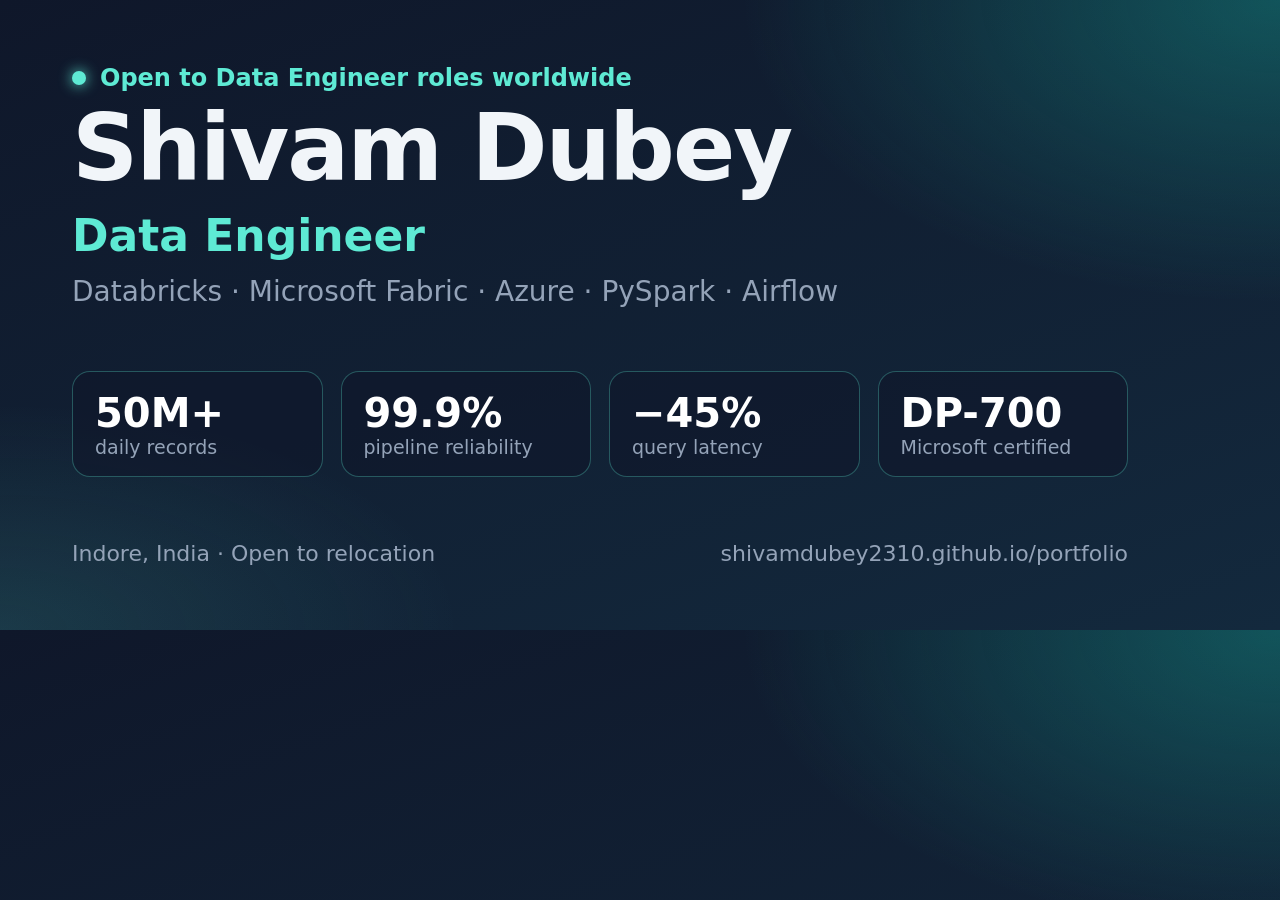
<file: tools/og-card.html>
<!doctype html>
<!-- Template for assets/og-image.png (1200x630). Render with Playwright: viewport 1200x630, screenshot to assets/og-image.png.
     Numbers match the resume / Experience section; update both together. -->
<html lang="en"><head><meta charset="utf-8"><title>OG card</title>
<style>
  *{box-sizing:border-box;margin:0}
  body{width:1200px;height:630px;font-family:ui-sans-serif,system-ui,-apple-system,"Segoe UI",Roboto,Helvetica,Arial,sans-serif;color:#f1f5f9;
    background:radial-gradient(ellipse 70% 80% at 100% 0%,rgba(20,184,166,.35),transparent 60%),radial-gradient(ellipse 60% 60% at 0% 100%,rgba(94,234,212,.12),transparent 60%),linear-gradient(160deg,#0f172a,#13293d);
    padding:64px 72px;display:flex;flex-direction:column;justify-content:space-between}
  .top{display:flex;align-items:center;gap:14px;font-size:24px;color:#5eead4;font-weight:600}
  .dot{width:14px;height:14px;border-radius:50%;background:#5eead4;box-shadow:0 0 14px #5eead4}
  h1{font-size:92px;line-height:1.02;font-weight:800;letter-spacing:-2px;margin-top:10px}
  .role{font-size:44px;font-weight:700;color:#5eead4;margin-top:14px}
  .stack{font-size:28px;color:#94a3b8;margin-top:14px}
  .stats{display:flex;gap:18px}
  .s{flex:1;border:1px solid rgba(94,234,212,.3);background:rgba(15,23,42,.6);border-radius:18px;padding:18px 22px}
  .s b{display:block;font-size:40px;color:#fff;font-weight:800}
  .s span{font-size:19px;color:#94a3b8}
  .foot{font-size:22px;color:#94a3b8;display:flex;justify-content:space-between}
</style></head><body>
<div><div class="top"><span class="dot"></span>Open to Data Engineer roles worldwide</div>
<h1>Shivam Dubey</h1><div class="role">Data Engineer</div><div class="stack">Databricks · Microsoft Fabric · Azure · PySpark · Airflow</div></div>
<div class="stats">
 <div class="s"><b>50M+</b><span>daily records</span></div>
 <div class="s"><b>99.9%</b><span>pipeline reliability</span></div>
 <div class="s"><b>−45%</b><span>query latency</span></div>
 <div class="s"><b>DP-700</b><span>Microsoft certified</span></div>
</div>
<div class="foot"><span>Indore, India · Open to relocation</span><span>shivamdubey2310.github.io/portfolio</span></div>
</body></html>
</file>
<file: assets/styles.css>
:root{
  --bg: #0a0f1a;
  --card: rgba(255,255,255,.05);
  --text: #f0f4f8;
  --muted: #a0aec0;
  --soft: rgba(255,255,255,.08);
  --border: rgba(255,255,255,.1);

  /* Modern teal-cyan accent palette */
  --accent: #14b8a6;
  --accent2: #5eead4;
  --accentDark: #0d3d38;
  --accentMid: #0f766e;
  --accentGlow: rgba(20,184,166,.25);

  --shadow: 0 20px 60px rgba(0,0,0,.5);
  --radius: 16px;
  --max: 1120px;
  --mono: ui-monospace, SFMono-Regular, Menlo, Monaco, Consolas, "Liberation Mono", "Courier New", monospace;
  --sans: ui-sans-serif, system-ui, -apple-system, Segoe UI, Roboto, Helvetica, Arial, "Apple Color Emoji", "Segoe UI Emoji";
}

*{ box-sizing: border-box; }
html{ scroll-behavior: smooth; }
html, body{ height: 100%; }

body{
  margin: 0;
  font-family: var(--sans);
  color: #1e293b;
  background: 
    radial-gradient(ellipse 80% 50% at 50% -20%, rgba(20,184,166,.06), transparent),
    radial-gradient(ellipse 60% 40% at 100% 100%, rgba(94,234,212,.04), transparent),
    #f1f5f9;
  min-height: 100vh;
  line-height: 1.6;
  overflow-x: hidden;
  transition: background 0.3s ease, color 0.3s ease;
}

/* Dark Mode Styles */
body.dark-mode{
  color: #e2e8f0;
  background: 
    radial-gradient(ellipse 80% 50% at 50% -20%, rgba(20,184,166,.15), transparent),
    radial-gradient(ellipse 60% 40% at 100% 100%, rgba(94,234,212,.08), transparent),
    linear-gradient(180deg, #0f172a 0%, #1e293b 100%);
}

body.dark-mode ::selection{
  background: rgba(20,184,166,.5);
  color: #ffffff;
}

body.dark-mode header{
  background: rgba(15,23,42,.85);
  border-color: rgba(20,184,166,.2);
  box-shadow: 0 4px 20px rgba(0,0,0,.3);
}

body.dark-mode .hero .panel{
  background: linear-gradient(145deg, rgba(30,41,59,.9) 0%, rgba(15,23,42,.95) 100%);
  border-color: rgba(20,184,166,.25);
  box-shadow: 0 8px 32px rgba(0,0,0,.3);
}

body.dark-mode .miniCard{
  background: linear-gradient(145deg, rgba(30,41,59,.9) 0%, rgba(15,23,42,.95) 100%);
  border-color: rgba(20,184,166,.2);
}

body.dark-mode .stat{
  background: linear-gradient(145deg, rgba(30,41,59,.9) 0%, rgba(15,23,42,.95) 100%);
  border-color: rgba(20,184,166,.15);
}

body.dark-mode .card{
  background: linear-gradient(145deg, rgba(30,41,59,.95) 0%, rgba(15,23,42,.98) 100%);
  border-color: rgba(20,184,166,.15);
}

body.dark-mode h1,
body.dark-mode h2,
body.dark-mode h3,
body.dark-mode .card h3,
body.dark-mode .stat .value,
body.dark-mode .sectionHead h2{
  color: #f1f5f9;
}

body.dark-mode h1 span{
  color: #5eead4 !important;
}

body.dark-mode .subtitle{
  color: #94a3b8;
}

body.dark-mode .subtitle strong{
  color: #5eead4;
}

body.dark-mode .kicker{
  background: linear-gradient(135deg, rgba(20,184,166,.15), rgba(15,23,42,.8));
  border-color: rgba(20,184,166,.25);
  color: #94a3b8;
}

body.dark-mode .miniTitle{
  background: linear-gradient(135deg, rgba(20,184,166,.2), rgba(15,23,42,.5));
  color: #5eead4;
}

body.dark-mode .miniText{
  color: #94a3b8;
}

body.dark-mode .stat .label{
  background: linear-gradient(135deg, rgba(20,184,166,.15), rgba(15,23,42,.5));
  color: #5eead4;
}

body.dark-mode .toolTag{
  background: linear-gradient(135deg, rgba(20,184,166,.15), rgba(15,23,42,.8));
  border-color: rgba(20,184,166,.3);
  color: #5eead4;
}

body.dark-mode .btn{
  background: linear-gradient(145deg, rgba(30,41,59,.9), rgba(15,23,42,.95));
  border-color: rgba(20,184,166,.25);
  color: #e2e8f0;
}

body.dark-mode .btn.primary{
  background: linear-gradient(135deg, #0f766e, #14b8a6);
  color: #ffffff;
}

body.dark-mode nav a{
  color: #94a3b8;
}

body.dark-mode nav a:hover{
  background: linear-gradient(145deg, rgba(20,184,166,.1), rgba(15,23,42,.8));
  color: #5eead4;
}

body.dark-mode nav a[aria-current="page"]{
  background: linear-gradient(135deg, rgba(20,184,166,.2), rgba(15,23,42,.8));
  border-color: rgba(20,184,166,.35);
  color: #5eead4;
}

body.dark-mode .tag{
  background: linear-gradient(135deg, rgba(20,184,166,.15), rgba(15,23,42,.8));
  border-color: rgba(20,184,166,.25);
  color: #5eead4;
}

body.dark-mode .pill{
  background: linear-gradient(135deg, rgba(20,184,166,.2), rgba(15,23,42,.8));
  border-color: rgba(20,184,166,.3);
  color: #5eead4;
}

body.dark-mode .meta{
  color: #94a3b8;
}

body.dark-mode footer{
  background: linear-gradient(145deg, rgba(30,41,59,.9), rgba(15,23,42,.95));
  border-color: rgba(20,184,166,.2);
  color: #94a3b8;
}

body.dark-mode .filterBar input{
  background: rgba(30,41,59,.9);
  border-color: rgba(20,184,166,.2);
  color: #e2e8f0;
}

body.dark-mode .filterBar input::placeholder{
  color: #64748b;
}

/* Dark Mode Toggle Button */
.darkModeToggle{
  display: flex;
  align-items: center;
  justify-content: center;
  width: 42px;
  height: 42px;
  border: 1px solid rgba(20,184,166,.25);
  background: #ffffff;
  border-radius: 12px;
  cursor: pointer;
  transition: all 0.3s ease;
  color: #0f766e;
}

.darkModeToggle:hover{
  border-color: rgba(20,184,166,.4);
  box-shadow: 0 4px 15px rgba(20,184,166,.2);
  transform: translateY(-1px);
}

.darkModeToggle .sunIcon{
  display: block;
}

.darkModeToggle .moonIcon{
  display: none;
}

body.dark-mode .darkModeToggle{
  background: linear-gradient(145deg, rgba(30,41,59,.9), rgba(15,23,42,.95));
  border-color: rgba(20,184,166,.3);
  color: #5eead4;
}

body.dark-mode .darkModeToggle .sunIcon{
  display: none;
}

body.dark-mode .darkModeToggle .moonIcon{
  display: block;
}

/* Dark mode modal styles */
body.dark-mode .projectModal{
  background: rgba(15,23,42,.9);
}

body.dark-mode .modalContent{
  background: #1e293b;
  border-color: rgba(20,184,166,.2);
  box-shadow: 0 30px 100px rgba(0,0,0,.5), 0 0 0 1px rgba(20,184,166,.1);
}

body.dark-mode .modalBody{
  background: #1e293b;
}

body.dark-mode .modalClose{
  background: rgba(30,41,59,.9);
  border-color: rgba(20,184,166,.2);
  color: #e2e8f0;
}

body.dark-mode .modalClose:hover{
  background: rgba(20,184,166,.2);
}

body.dark-mode .modalInfo h2{
  color: #f1f5f9;
}

body.dark-mode .projectSection{
  border-color: rgba(94,234,212,.15);
}

body.dark-mode .sectionLabel{
  color: #5eead4;
  border-color: rgba(20,184,166,.4);
}

body.dark-mode .oneLiner{
  color: #e2e8f0;
}

body.dark-mode .techItem{
  color: #94a3b8;
}

body.dark-mode .techLabel{
  color: #5eead4;
}

body.dark-mode .projectSection p{
  color: #94a3b8;
}

body.dark-mode .highlights li{
  color: #94a3b8;
}

body.dark-mode .highlights li strong{
  color: #5eead4;
}

body.dark-mode .solutionList li{
  color: #94a3b8;
}

body.dark-mode .solutionList li strong{
  color: #5eead4;
}

body.dark-mode .projectLink{
  color: #5eead4;
}

body.dark-mode .modalBody::-webkit-scrollbar-track{
  background: #0f172a;
}

/* Dark mode project cards */
body.dark-mode .projectCard{
  background: linear-gradient(145deg, #1e293b 0%, #0f172a 100%);
  border-color: rgba(20,184,166,.15);
}

body.dark-mode .projectCard:hover{
  border-color: rgba(20,184,166,.35);
  box-shadow: 
    0 20px 50px rgba(0,0,0,.4), 
    0 0 40px rgba(20,184,166,.15),
    0 0 0 1px rgba(20,184,166,.25);
}

body.dark-mode .projectContent{
  background: linear-gradient(145deg, #1e293b 0%, #0f172a 100%);
}

body.dark-mode .projectContent h3{
  color: #f1f5f9;
}

body.dark-mode .projectCard:hover .projectContent h3{
  color: #5eead4;
}

body.dark-mode .projectContent .meta{
  color: #94a3b8;
}

body.dark-mode .projectContent .pill{
  background: rgba(20,184,166,.15);
  border-color: rgba(20,184,166,.3);
  color: #5eead4;
}

body.dark-mode .projectCard:hover .projectContent .pill{
  background: rgba(20,184,166,.25);
  border-color: rgba(20,184,166,.5);
}

body.dark-mode .projectGithubLink{
  background: rgba(30,41,59,.8);
  border-color: rgba(20,184,166,.2);
  color: #94a3b8;
}

body.dark-mode .projectGithubLink:hover{
  background: rgba(20,184,166,.15);
  border-color: rgba(20,184,166,.4);
  color: #5eead4;
}

body.dark-mode .projectContent .tag{
  background: rgba(20,184,166,.1);
  border-color: rgba(20,184,166,.2);
  color: #5eead4;
}

body.dark-mode .projectThumbnail{
  background:
    radial-gradient(600px 220px at 20% 20%, rgba(20,184,166,.2), transparent 60%),
    radial-gradient(600px 220px at 80% 60%, rgba(94,234,212,.15), transparent 55%),
    linear-gradient(180deg, rgba(255,255,255,.02), rgba(0,0,0,.1)),
    rgba(15,23,42,.95);
}

/* Clean background */
a{ color: inherit; text-decoration: none; }
a:hover{ text-decoration: underline; }

/* Selection styling */
::selection{
  background: rgba(20,184,166,.35);
  color: #1e293b;
}

.container{ max-width: var(--max); margin: 0 auto; padding: 28px 18px 70px; }

header{
  display: flex;
  justify-content: space-between;
  align-items: center;
  gap: 18px;
  padding: 14px 20px;
  background: rgba(255,255,255,.88);
  backdrop-filter: blur(12px);
  -webkit-backdrop-filter: blur(12px);
  border-radius: 16px;
  border: 1px solid rgba(0,0,0,.06);
  box-shadow: 0 1px 3px rgba(0,0,0,.06), 0 4px 16px rgba(0,0,0,.04);
  margin-bottom: 8px;
}

.brand{
  display:flex; align-items:center; gap: 12px;
  font-weight: 700;
  letter-spacing: .2px;
}

.badge{
  border: 1px solid var(--border);
  background: var(--card);
  padding: 7px 10px;
  border-radius: 999px;
  font-size: 12px;
  color: var(--muted);
}

nav{
  display:flex; flex-wrap: wrap; gap: 6px;
  align-items: center;
  justify-content: flex-end;
}

nav a{
  border: 1px solid transparent;
  padding: 10px 16px;
  border-radius: 10px;
  color: #64748b;
  font-size: 14px;
  font-weight: 500;
  position: relative;
  transition: all 250ms cubic-bezier(.2,.8,.2,1);
}

nav a:hover{
  border-color: rgba(20,184,166,.2);
  background: linear-gradient(145deg, #f0fdfa, #ffffff);
  color: #0f766e;
  text-decoration: none;
}

nav a[aria-current="page"]{
  border-color: rgba(20,184,166,.3);
  background: linear-gradient(135deg, #f0fdfa, #ccfbf1);
  color: #0f766e;
  font-weight: 600;
}

.cta{
  border: 1px solid rgba(20,184,166,.4);
  background: linear-gradient(135deg, #0f766e, #14b8a6);
  color: #ffffff;
  padding: 10px 18px;
  border-radius: 10px;
  font-weight: 600;
  white-space: nowrap;
  box-shadow: 0 4px 15px rgba(20,184,166,.25);
  transition: all 300ms cubic-bezier(.2,.8,.2,1);
}

.cta:hover{
  box-shadow: 0 6px 20px rgba(20,184,166,.35);
  transform: translateY(-1px);
  text-decoration: none;
}

.cta:hover{ 
  text-decoration: none; 
  transform: translateY(-2px);
  box-shadow: 0 8px 25px rgba(20,184,166,.3), 0 0 20px rgba(20,184,166,.2);
  border-color: rgba(20,184,166,.7);
}

.hero{
  display: grid;
  grid-template-columns: 1.2fr .8fr;
  gap: 20px;
  align-items: stretch;
  margin-top: 12px;
}

.hero .panel{
  border: 1px solid rgba(0,0,0,.06);
  background: #ffffff;
  box-shadow: 0 1px 3px rgba(0,0,0,.06), 0 8px 24px rgba(0,0,0,.04);
  border-radius: 20px;
}

.panel{
  border: 1px solid var(--border);
  background: linear-gradient(180deg, var(--card), transparent 110%);
  border-radius: var(--radius);
  box-shadow: var(--shadow);
  overflow: hidden;
}

/* Motion + micro-interactions */
.panel, .card, .miniCard, .btn, nav a{
  transition: transform 280ms cubic-bezier(.2,.8,.2,1), filter 220ms ease, background-color 220ms ease, border-color 220ms ease, box-shadow 280ms ease;
}

.panel:hover{ 
  transform: translateY(-3px); 
  box-shadow: 0 12px 40px rgba(0,0,0,.1);
}

.card:hover{ 
  transform: translateY(-4px); 
  box-shadow: 0 8px 30px rgba(0,0,0,.1), 0 0 0 1px rgba(20,184,166,.1);
}

.miniCard:hover{ 
  transform: translateY(-2px); 
  box-shadow: 0 6px 20px rgba(0,0,0,.08);
}

/* Scroll reveal with stagger */
.reveal-ready .reveal{
  opacity: 0;
  transform: translateY(24px) scale(0.98);
  filter: blur(8px);
  transition: opacity 700ms cubic-bezier(.2,.8,.2,1), transform 700ms cubic-bezier(.2,.8,.2,1), filter 600ms cubic-bezier(.2,.8,.2,1);
}

.reveal-ready .reveal.is-visible{
  opacity: 1;
  transform: translateY(0) scale(1);
  filter: blur(0);
}

.reveal-ready .reveal[data-delay="1"]{ transition-delay: 100ms; }
.reveal-ready .reveal[data-delay="2"]{ transition-delay: 180ms; }
.reveal-ready .reveal[data-delay="3"]{ transition-delay: 260ms; }
.reveal-ready .reveal[data-delay="4"]{ transition-delay: 340ms; }

.hero .left{ padding: 32px 28px 24px; }

.kicker{
  display:inline-flex;
  gap: 10px;
  flex-wrap: wrap;
  align-items: center;
  font-size: 13px;
  color: #64748b;
  font-weight: 500;
  background: linear-gradient(135deg, #f0fdfa, #e6fffa);
  padding: 8px 16px;
  border-radius: 20px;
  border: 1px solid rgba(20,184,166,.15);
}

.kicker .dot{ 
  width: 8px; 
  height: 8px; 
  border-radius: 999px; 
  background: linear-gradient(135deg, #14b8a6, #0f766e); 
  box-shadow: 0 0 8px rgba(20,184,166,.4);
}

h1{ 
  margin: 12px 0 10px; 
  font-size: clamp(34px, 5vw, 54px); 
  line-height: 1.1; 
  font-weight: 800; 
  letter-spacing: -0.5px;
  color: #1e293b;
}

h2{ font-size: clamp(22px, 3vw, 32px); font-weight: 700; letter-spacing: -0.3px; color: #1e293b; }
h3{ font-size: clamp(16px, 2vw, 20px); font-weight: 700; color: #1e293b; }
.subtitle{ 
  color: #475569; 
  font-size: 17px; 
  max-width: 60ch; 
  line-height: 1.8; 
}
.subtitle strong{
  color: #0f766e;
  font-weight: 700;
}

.heroActions{ display:flex; flex-wrap: wrap; gap: 12px; margin-top: 20px; }

.btn{
  display:inline-flex; align-items:center; gap: 10px;
  border: 1px solid rgba(0,0,0,.08);
  background: #ffffff;
  padding: 12px 18px;
  border-radius: 12px;
  font-weight: 600;
  color: #1e293b;
  position: relative;
  overflow: hidden;
  box-shadow: 0 1px 2px rgba(0,0,0,.05);
  transition: all 300ms ease;
}

.btn:hover{
  border-color: rgba(20,184,166,.3);
  box-shadow: 0 4px 12px rgba(0,0,0,.08), 0 0 0 1px rgba(20,184,166,.1);
  transform: translateY(-2px);
  text-decoration: none;
}

.btn.primary{
  border-color: rgba(20,184,166,.4);
  background: linear-gradient(135deg, #0f766e, #14b8a6);
  color: #ffffff;
  box-shadow: 0 4px 15px rgba(20,184,166,.3);
}

.btn.primary:hover{
  box-shadow: 0 8px 25px rgba(20,184,166,.4);
  transform: translateY(-2px);
}

.hero .right{ padding: 20px; display:flex; flex-direction: column; gap: 14px; }

.miniCard{
  border: 1px solid rgba(0,0,0,.06);
  background: #ffffff;
  border-radius: 16px;
  padding: 20px;
  box-shadow: 0 1px 3px rgba(0,0,0,.04), 0 4px 12px rgba(0,0,0,.03);
  position: relative;
  overflow: hidden;
  transition: all 300ms cubic-bezier(.2,.8,.2,1);
}

.miniCard::before{
  content: '';
  position: absolute;
  top: 0;
  left: 0;
  right: 0;
  height: 3px;
  background: linear-gradient(90deg, #14b8a6, #5eead4);
  opacity: 0;
  transition: opacity 300ms ease;
}

.miniCard:hover::before{
  opacity: 1;
}

.miniCard:hover{
  border-color: rgba(20,184,166,.2);
  box-shadow: 0 6px 20px rgba(0,0,0,.08);
  transform: translateY(-2px);
}

@keyframes spinGlow{
  from{ transform: rotate(0deg); }
  to{ transform: rotate(360deg); }
}

.miniCard > *{
  position: relative;
  z-index: 1;
}

.miniTitle{ 
  font-weight: 700; 
  font-size: 11px; 
  letter-spacing: 1px; 
  text-transform: uppercase; 
  color: #0f766e;
  background: linear-gradient(135deg, #f0fdfa, #ccfbf1);
  padding: 4px 10px;
  border-radius: 6px;
  display: inline-block;
}
.bigStat{ 
  margin-top: 10px; 
  font-size: 38px; 
  font-weight: 800;
  background: linear-gradient(135deg, #0f766e, #14b8a6);
  -webkit-background-clip: text;
  background-clip: text;
  color: transparent;
}
.miniText{ color: #64748b; font-size: 14px; margin-top: 8px; line-height: 1.6; }

/* Top Tools styling */
.topTools{
  display: flex;
  flex-wrap: wrap;
  gap: 8px;
  margin-top: 10px;
}

.toolTag{
  display: inline-block;
  padding: 8px 14px;
  background: #f8fafc;
  border: 1px solid rgba(0,0,0,.08);
  border-radius: 8px;
  font-size: 12px;
  font-weight: 600;
  color: #0f766e;
  transition: all 200ms ease;
}

.toolTag:hover{
  background: linear-gradient(135deg, #f0fdfa, #ccfbf1);
  border-color: rgba(20,184,166,.4);
  transform: translateY(-1px);
  box-shadow: 0 4px 12px rgba(20,184,166,.15);
}

.statsBar{
  margin-top: 14px;
  padding: 14px;
  display:grid;
  grid-template-columns: repeat(5,minmax(0,1fr));
  gap: 8px;
}

.stat{
  border: 1px solid rgba(0,0,0,.06);
  background: #ffffff;
  border-radius: 14px;
  padding: 12px 8px;
  min-width: 0;
  box-shadow: 0 1px 3px rgba(0,0,0,.04);
  position: relative;
  overflow: hidden;
  transition: all 300ms cubic-bezier(.2,.8,.2,1);
}

.stat::before{
  content: '';
  position: absolute;
  left: 0;
  top: 0;
  bottom: 0;
  width: 3px;
  background: linear-gradient(180deg, #14b8a6, #5eead4);
  opacity: 0;
  transition: opacity 300ms ease;
}

.stat:hover::before{
  opacity: 1;
}

.stat:hover{
  border-color: rgba(20,184,166,.25);
  box-shadow: 0 8px 25px rgba(0,0,0,.08), 0 0 20px rgba(20,184,166,.08);
  transform: translateY(-2px);
}

.stat .label{ 
  color: #0f766e; 
  font-size: 9px; 
  font-weight: 700; 
  text-transform: uppercase; 
  letter-spacing: 0.1px;
  white-space: nowrap;
  background: linear-gradient(135deg, #f0fdfa, #e6fffa);
  padding: 3px 5px;
  border-radius: 4px;
  display: inline-block;
}
.stat .value{ font-weight: 600; margin-top: 8px; font-size: 14px; color: #1e293b; line-height: 1.4; }

section{ margin-top: 32px; }
.sectionHead{ display:flex; align-items: baseline; justify-content: space-between; gap: 12px; margin: 20px 2px 16px; }
.sectionHead h2{ 
  margin: 0; 
  font-size: clamp(22px, 3vw, 28px); 
  letter-spacing: -0.2px; 
  font-weight: 700; 
  position: relative;
  display: inline-block;
  color: #1e293b;
}
.sectionHead h2::after{
  content: '';
  position: absolute;
  bottom: -6px;
  left: 0;
  width: 50px;
  height: 4px;
  background: linear-gradient(90deg, #14b8a6, #5eead4);
  border-radius: 2px;
}
.sectionHead .hint{ color: var(--muted); font-size: 14px; }

.grid3{ display:grid; grid-template-columns: repeat(3,1fr); gap: 12px; }
.grid2{ display:grid; grid-template-columns: repeat(2,1fr); gap: 12px; }

.card{
  border: 1px solid rgba(0,0,0,.06);
  background: #ffffff;
  border-radius: 18px;
  padding: 22px;
  min-height: 150px;
  box-shadow: 0 1px 3px rgba(0,0,0,.06), 0 4px 12px rgba(0,0,0,.03);
  position: relative;
  overflow: hidden;
  transition: all 300ms cubic-bezier(.2,.8,.2,1);
}

.card::before{
  content: '';
  position: absolute;
  top: 0;
  left: 0;
  right: 0;
  height: 3px;
  background: linear-gradient(90deg, #14b8a6, #5eead4);
  opacity: 0;
  transition: opacity 300ms ease;
}

.card:hover::before{
  opacity: 1;
}

.card:hover{
  border-color: rgba(20,184,166,.2);
  box-shadow: 0 8px 30px rgba(0,0,0,.1), 0 0 0 1px rgba(20,184,166,.1);
  transform: translateY(-4px);
}

@keyframes gradientShift{
  0%, 100%{ background-position: 0% 50%; }
  50%{ background-position: 100% 50%; }
}

.cardTop{ display:flex; justify-content: space-between; gap: 12px; align-items: flex-start; }
.card h3{ margin: 0; font-size: 18px; font-weight: 700; color: #1e293b; transition: color 200ms ease; }
.card:hover h3{ color: #0f766e; }
.pill{ 
  font-family: var(--mono); 
  font-size: 12px; 
  color: #0f766e; 
  border: 1px solid rgba(20,184,166,.25); 
  border-radius: 8px; 
  padding: 5px 12px; 
  background: linear-gradient(135deg, #f0fdfa, #ccfbf1); 
  font-weight: 600;
  white-space: nowrap;
  transition: all 200ms ease; 
}
.card:hover .pill{ 
  border-color: rgba(20,184,166,.4); 
  background: linear-gradient(135deg, #ccfbf1, #99f6e4); 
}

.meta{ margin-top: 10px; color: #64748b; font-size: 14px; line-height: 1.55; }

.pipeline{
  margin-top: 12px;
  border: 1px dashed var(--border);
  border-radius: 14px;
  padding: 10px;
  display:flex;
  flex-wrap: wrap;
  gap: 8px;
  color: var(--muted);
  font-size: 12px;
}

.pipeStep{ display:flex; align-items:center; gap: 8px; }
.pipeDot{ 
  width: 8px; 
  height: 8px; 
  border-radius: 999px; 
  background: var(--accent2); 
  box-shadow: 0 0 0 6px rgba(94,234,212,.15);
  animation: pipePulse 1.5s ease-in-out infinite;
}

@keyframes pipePulse{
  0%, 100%{ transform: scale(1); opacity: 1; }
  50%{ transform: scale(1.2); opacity: 0.8; }
}

.pipeArrow{ opacity: 1; }

.tags{ margin-top: 14px; display:flex; flex-wrap: wrap; gap: 8px; }

.tag{ 
  border:1px solid rgba(0,0,0,.08); 
  background: #f8fafc; 
  color: #0f766e; 
  padding: 8px 14px; 
  border-radius: 10px; 
  font-size: 13px;
  font-weight: 600;
  transition: all 250ms cubic-bezier(.2,.8,.2,1);
  cursor: default;
  position: relative;
  overflow: hidden;
}

.tag:hover{
  border-color: rgba(20,184,166,.3);
  background: #f0fdfa;
  transform: translateY(-2px);
  box-shadow: 0 2px 8px rgba(20,184,166,.12);
}

a.tag:hover, button.tag:hover{ filter: brightness(1.03); text-decoration: none; }

.timeline{ display:flex; flex-direction: column; gap: 10px; }
.role{ display:flex; gap: 12px; align-items: flex-start; }
.when{ min-width: 140px; font-family: var(--mono); color: var(--muted); font-size: 12px; padding-top: 3px; }
.roleBody{ flex: 1; }

.roleTitle{ font-weight: 800; margin: 0; }
.roleTitle span{ color: var(--muted); font-weight: 600; }
.bullets{ margin: 8px 0 0; padding-left: 18px; color: var(--muted); }

footer{
  margin-top: 40px;
  border-top: 1px solid rgba(0,0,0,.06);
  padding: 24px 20px;
  background: rgba(255,255,255,.7);
  border-radius: 16px;
  color: #64748b;
  display:flex;
  flex-wrap: wrap;
  justify-content: space-between;
  gap: 12px;
  font-size: 14px;
  box-shadow: 0 -4px 20px rgba(0,0,0,.03);
}

.contactBox{ display:flex; flex-wrap: wrap; gap: 10px; align-items: center; }

.sr-only{
  position: absolute;
  width: 1px;
  height: 1px;
  padding: 0;
  margin: -1px;
  overflow: hidden;
  clip: rect(0, 0, 0, 0);
  white-space: nowrap;
  border: 0;
}

@media (max-width: 900px){
  .hero{ grid-template-columns: 1fr; }
  .grid3{ grid-template-columns: 1fr; }
  .grid2{ grid-template-columns: 1fr; }
  .when{ min-width: 110px; }
}

/* Stats bar: 5 across on desktop, 3+2 (bottom two wider) on tablet, 2+2+1 on phones */
@media (max-width: 1100px){
  .statsBar{ grid-template-columns: repeat(6,minmax(0,1fr)); }
  .statsBar .stat{ grid-column: span 2; }
  .statsBar .stat:nth-child(n+4){ grid-column: span 3; }
  .stat{ padding: 12px 14px; }
  .stat .label{ font-size: 10px; letter-spacing: 0.6px; padding: 3px 8px; }
}
@media (max-width: 600px){
  .statsBar{ grid-template-columns: repeat(2,minmax(0,1fr)); }
  .statsBar .stat,
  .statsBar .stat:nth-child(n+4){ grid-column: auto; }
  .statsBar .stat:last-child:nth-child(odd){ grid-column: 1 / -1; }
}

@media (prefers-reduced-motion: reduce){
  *{ scroll-behavior: auto !important; transition: none !important; animation: none !important; }
  .reveal{ opacity: 1 !important; transform: none !important; filter: none !important; }
}

/* Architecture block styles used on projects page — moved here so case-study pages can embed images */
.arch{
  margin-top: 12px;
  border: 1px dashed var(--border);
  background: rgba(255,255,255,.02);
  border-radius: 16px;
  padding: 12px;
  overflow: hidden;
}
.archTitle{
  font-family: var(--mono);
  font-size: 12px;
  color: var(--muted);
  margin: 0 0 8px;
}
.archImg{
  display:block;
  width: 100%;
  height: 260px;
  border-radius: 12px;
  border: 1px solid var(--border);
  background:
    radial-gradient(600px 220px at 20% 20%, rgba(20,184,166,.2), transparent 60%),
    radial-gradient(600px 220px at 80% 60%, rgba(94,234,212,.12), transparent 55%),
    linear-gradient(180deg, rgba(255,255,255,.03), rgba(0,0,0,.05));
  position: relative;
}
.archImg::after{
  content: 'Architecture diagram';
  position: absolute;
  inset: 0;
  display:flex;
  align-items:center;
  justify-content:center;
  text-align:center;
  color: rgba(255,255,255,.75);
  font-family: var(--mono);
  font-size: 12px;
  letter-spacing: .04em;
  text-transform: uppercase;
  padding: 0 12px;
}
.archImg.hasImage::after{ content: ''; }
.archImg img{
  width: 100%;
  height: 100%;
  display:block;
  object-fit: cover;
  border-radius: 12px;
}
.archNote{ margin: 8px 0 0; }

/* ========== Projects Page Styles ========== */

.filterBar{
  margin-bottom: 18px;
  position: relative;
  max-width: 400px;
}

.filterBar input{
  width: 100%;
  padding: 14px 18px 14px 44px;
  border: 1px solid var(--border);
  background: var(--card);
  border-radius: 14px;
  color: var(--text);
  font-size: 14px;
  outline: none;
  transition: border-color 250ms ease, box-shadow 250ms ease, background 250ms ease;
}

.filterBar::before{
  content: '';
  position: absolute;
  left: 16px;
  top: 50%;
  transform: translateY(-50%);
  width: 18px;
  height: 18px;
  background-image: url("data:image/svg+xml,%3Csvg xmlns='http://www.w3.org/2000/svg' fill='none' viewBox='0 0 24 24' stroke='rgba(255,255,255,0.5)'%3E%3Cpath stroke-linecap='round' stroke-linejoin='round' stroke-width='2' d='M21 21l-6-6m2-5a7 7 0 11-14 0 7 7 0 0114 0z'/%3E%3C/svg%3E");
  background-size: contain;
  pointer-events: none;
  transition: opacity 200ms ease;
}

.filterBar input:focus{
  border-color: var(--accent);
  box-shadow: 0 0 0 4px rgba(20,184,166,.2), 0 4px 20px rgba(0,0,0,.2);
  background: rgba(255,255,255,.08);
}

.filterBar input::placeholder{
  color: var(--muted);
}

.projectsGrid{
  display: grid;
  grid-template-columns: repeat(auto-fill, minmax(320px, 1fr));
  gap: 18px;
}

.projectCard{
  border: 1px solid rgba(0,0,0,.06);
  background: #ffffff;
  border-radius: 18px;
  overflow: hidden;
  cursor: pointer;
  transition: transform 350ms cubic-bezier(.2,.8,.2,1), box-shadow 350ms ease, border-color 280ms ease;
  position: relative;
  box-shadow: 0 1px 3px rgba(0,0,0,.06), 0 4px 12px rgba(0,0,0,.03);
}

.projectCard::before{
  content: '';
  position: absolute;
  top: 0;
  left: 0;
  right: 0;
  height: 4px;
  background: linear-gradient(90deg, #14b8a6, #5eead4, #0f766e, #14b8a6);
  background-size: 300% 100%;
  opacity: 0;
  transition: opacity 300ms ease;
  z-index: 10;
  animation: borderGradient 4s ease infinite;
}

@keyframes borderGradient{
  0%, 100%{ background-position: 0% 50%; }
  50%{ background-position: 100% 50%; }
}

.projectCard:hover::before{
  opacity: 1;
}

.projectCard:hover{
  transform: translateY(-8px) scale(1.02);
  box-shadow: 
    0 20px 50px rgba(0,0,0,.15), 
    0 0 40px rgba(20,184,166,.12),
    0 0 0 1px rgba(20,184,166,.2);
  border-color: rgba(20,184,166,.25);
}

.projectCard:focus{
  outline: 2px solid var(--accent);
  outline-offset: 2px;
}

.projectThumbnail{
  width: 100%;
  height: 180px;
  overflow: hidden;
  background:
    radial-gradient(600px 220px at 20% 20%, rgba(20,184,166,.15), transparent 60%),
    radial-gradient(600px 220px at 80% 60%, rgba(94,234,212,.1), transparent 55%),
    linear-gradient(180deg, rgba(255,255,255,.02), rgba(0,0,0,.05)),
    rgba(13,61,56,.85);
  position: relative;
  display: flex;
  align-items: center;
  justify-content: center;
}

.projectThumbnail img{
  max-width: 95%;
  max-height: 95%;
  width: auto;
  height: auto;
  object-fit: contain;
  display: block;
  transition: transform 400ms cubic-bezier(.2,.8,.2,1), filter 300ms ease;
  border-radius: 6px;
  filter: drop-shadow(0 4px 12px rgba(0,0,0,.3));
}

.projectCard:hover .projectThumbnail img{
  transform: scale(1.08);
  filter: drop-shadow(0 8px 20px rgba(0,0,0,.4));
}

.projectThumbnail img[src=""]{
  display: none;
}

/* View indicator overlay */
.projectThumbnail::after{
  content: 'Click to view';
  position: absolute;
  bottom: 0;
  left: 0;
  right: 0;
  padding: 12px;
  background: linear-gradient(to top, rgba(0,0,0,.7), transparent);
  color: rgba(255,255,255,.9);
  font-size: 12px;
  font-weight: 600;
  text-align: center;
  opacity: 0;
  transform: translateY(10px);
  transition: opacity 300ms ease, transform 300ms ease;
}

.projectCard:hover .projectThumbnail::after{
  opacity: 1;
  transform: translateY(0);
}

.projectContent{
  padding: 18px;
  position: relative;
  z-index: 1;
  background: #ffffff;
}

.projectContent .cardTop{
  margin-bottom: 10px;
}

.projectContent h3{
  font-size: 17px;
  font-weight: 700;
  line-height: 1.35;
  margin: 0;
  color: #1e293b;
  transition: color 200ms ease;
}

.projectCard:hover .projectContent h3{
  color: #0f766e;
}

.projectContent .meta{
  font-size: 14px;
  color: #64748b;
  margin: 10px 0;
  display: -webkit-box;
  -webkit-line-clamp: 2;
  line-clamp: 2;
  -webkit-box-orient: vertical;
  overflow: hidden;
  line-height: 1.5;
}

.projectContent .tags{
  margin-top: 12px;
}

/* GitHub link on project cards */
.projectGithubLink{
  display: inline-flex;
  align-items: center;
  gap: 6px;
  margin-top: 12px;
  padding: 8px 14px;
  background: #f8fafc;
  border: 1px solid #e2e8f0;
  border-radius: 8px;
  color: #475569;
  font-size: 13px;
  font-weight: 600;
  text-decoration: none;
  transition: all 200ms ease;
}

.projectGithubLink:hover{
  background: rgba(20,184,166,.1);
  border-color: rgba(20,184,166,.4);
  color: #0f766e;
}

.projectGithubLink svg{
  width: 16px;
  height: 16px;
  fill: currentColor;
}

.projectContent .pill{
  transition: all 200ms ease;
  background: rgba(20,184,166,.1);
  border-color: rgba(20,184,166,.25);
  color: #0f766e;
}

.projectCard:hover .projectContent .pill{
  border-color: rgba(20,184,166,.4);
  background: rgba(20,184,166,.15);
  color: #0f766e;
}

/* Project card tags on white background */
.projectContent .tags .tag{
  background: #f1f5f9;
  border-color: #e2e8f0;
  color: #475569;
}

.projectContent .tags .tag:hover{
  background: rgba(20,184,166,.1);
  border-color: rgba(20,184,166,.3);
  color: #0f766e;
}

/* ========== Project Modal Styles ========== */

.projectModal{
  position: fixed;
  inset: 0;
  z-index: 1000;
  display: flex;
  align-items: center;
  justify-content: center;
  opacity: 0;
  visibility: hidden;
  transition: opacity 350ms ease, visibility 350ms ease;
}

.projectModal.active{
  opacity: 1;
  visibility: visible;
}

.modalOverlay{
  position: absolute;
  inset: 0;
  background: rgba(0,0,0,.8);
  backdrop-filter: blur(12px);
  animation: fadeIn 300ms ease;
}

@keyframes fadeIn{
  from{ opacity: 0; }
  to{ opacity: 1; }
}

.modalContent{
  position: relative;
  width: 90%;
  max-width: 1000px;
  max-height: 90vh;
  background: #ffffff;
  border: 1px solid rgba(0,0,0,.1);
  border-radius: var(--radius);
  box-shadow: 0 30px 100px rgba(0,0,0,.25), 0 0 0 1px rgba(0,0,0,.05);
  overflow: hidden;
  display: flex;
  flex-direction: column;
  transform: scale(0.9) translateY(30px);
  opacity: 0;
  transition: transform 400ms cubic-bezier(.2,.8,.2,1), opacity 350ms ease;
}

.projectModal.active .modalContent{
  transform: scale(1) translateY(0);
  opacity: 1;
}

.modalClose{
  position: absolute;
  top: 12px;
  right: 12px;
  width: 40px;
  height: 40px;
  border: 1px solid rgba(0,0,0,.1);
  background: #f1f5f9;
  backdrop-filter: blur(8px);
  border-radius: 50%;
  color: #1e293b;
  font-size: 24px;
  line-height: 1;
  cursor: pointer;
  z-index: 10;
  display: flex;
  align-items: center;
  justify-content: center;
  transition: all 250ms ease;
}

.modalClose:hover{
  background: #e2e8f0;
  transform: scale(1.1) rotate(90deg);
  border-color: var(--accent);
}

.modalBody{
  overflow-y: auto;
  padding: 24px;
  background: #ffffff;
}

/* Custom scrollbar for modal */
.modalBody::-webkit-scrollbar{
  width: 8px;
}

.modalBody::-webkit-scrollbar-track{
  background: #f1f5f9;
  border-radius: 4px;
}

.modalBody::-webkit-scrollbar-thumb{
  background: rgba(20,184,166,.5);
  border-radius: 4px;
}

.modalBody::-webkit-scrollbar-thumb:hover{
  background: rgba(20,184,166,.7);
}

.modalImage{
  width: 100%;
  margin-bottom: 20px;
  border-radius: 14px;
  overflow: hidden;
  border: 1px solid var(--border);
  background:
    radial-gradient(600px 220px at 20% 20%, rgba(20,184,166,.2), transparent 60%),
    radial-gradient(600px 220px at 80% 60%, rgba(94,234,212,.12), transparent 55%),
    linear-gradient(180deg, rgba(255,255,255,.03), rgba(0,0,0,.05)),
    var(--accentDark);
  display: flex;
  align-items: center;
  justify-content: center;
  min-height: 200px;
  padding: 20px;
}

.modalImage img{
  max-width: 100%;
  height: auto;
  max-height: 400px;
  object-fit: contain;
  display: block;
  border-radius: 8px;
  filter: drop-shadow(0 8px 24px rgba(0,0,0,.4));
  animation: imageReveal 500ms ease 200ms both;
}

@keyframes imageReveal{
  from{ opacity: 0; transform: scale(0.95); }
  to{ opacity: 1; transform: scale(1); }
}

.modalInfo h2{
  margin: 0 0 20px;
  font-size: 26px;
  font-weight: 700;
  line-height: 1.3;
  color: #1e293b;
  animation: slideUp 400ms ease 100ms both;
}

@keyframes slideUp{
  from{ opacity: 0; transform: translateY(15px); }
  to{ opacity: 1; transform: translateY(0); }
}

/* Project content sections */
.projectSection{
  margin-bottom: 24px;
  padding-bottom: 20px;
  border-bottom: 1px solid #e2e8f0;
  animation: slideUp 400ms ease both;
}

.projectSection:nth-child(1){ animation-delay: 150ms; }
.projectSection:nth-child(2){ animation-delay: 200ms; }
.projectSection:nth-child(3){ animation-delay: 250ms; }
.projectSection:nth-child(4){ animation-delay: 300ms; }
.projectSection:nth-child(5){ animation-delay: 350ms; }
.projectSection:nth-child(6){ animation-delay: 400ms; }

.projectSection:last-child{
  border-bottom: none;
  margin-bottom: 0;
  padding-bottom: 0;
}

.sectionLabel{
  font-size: 16px;
  font-weight: 800;
  text-transform: uppercase;
  letter-spacing: 1px;
  color: #0d3d38;
  margin: 0 0 14px;
  padding-bottom: 8px;
  border-bottom: 2px solid rgba(20,184,166,.3);
  display: inline-block;
}

.oneLiner{
  font-size: 17px;
  line-height: 1.65;
  color: #1e293b;
  margin: 0;
}

.techStack{
  display: flex;
  flex-direction: column;
  gap: 6px;
}

.techItem{
  font-size: 14px;
  color: #64748b;
}

.techLabel{
  color: #1e293b;
  font-weight: 600;
}

.techValue{
  color: #64748b;
}

.projectSection p{
  font-size: 15px;
  line-height: 1.75;
  color: #475569;
  margin: 0 0 12px;
}

.projectSection p:last-child{
  margin-bottom: 0;
}

.highlights{
  margin: 0;
  padding-left: 20px;
}

.highlights li{
  font-size: 15px;
  line-height: 1.65;
  color: #475569;
  margin-bottom: 10px;
}

.highlights li:last-child{
  margin-bottom: 0;
}

.highlights li strong{
  color: #1e293b;
  font-weight: 600;
}

.solutionList{
  margin: 12px 0 0;
  padding-left: 20px;
}

.solutionList li{
  font-size: 15px;
  line-height: 1.65;
  color: #475569;
  margin-bottom: 10px;
  font-weight: 400;
}

.solutionList li:last-child{
  margin-bottom: 0;
}

.solutionList li strong{
  color: #1e293b;
  font-weight: 600;
}

.projectLinks{
  display: flex;
  flex-wrap: wrap;
  gap: 10px;
  align-items: center;
}

.projectLinks .sectionLabel{
  width: 100%;
}

.projectLink{
  display: inline-flex;
  align-items: center;
  gap: 8px;
  padding: 12px 20px;
  border: 2px solid #14b8a6;
  background: rgba(20,184,166,.08);
  border-radius: 10px;
  color: #0d3d38;
  font-size: 15px;
  font-weight: 700;
  transition: all 200ms ease;
}

.projectLink svg{
  width: 18px;
  height: 18px;
}

.projectLink:hover{
  background: #14b8a6;
  border-color: #14b8a6;
  color: #ffffff;
  text-decoration: none;
  transform: translateY(-2px);
  box-shadow: 0 4px 12px rgba(20,184,166,.3);
}

.projectLinkPlaceholder{
  display: inline-flex;
  align-items: center;
  gap: 6px;
  padding: 8px 14px;
  border: 1px dashed #cbd5e1;
  background: transparent;
  border-radius: 8px;
  color: #64748b;
  font-size: 13px;
}

.loading{
  text-align: center;
  padding: 40px 20px;
  color: #64748b;
  font-size: 14px;
}

.loading::after{
  content: '';
  display: block;
  width: 30px;
  height: 30px;
  margin: 12px auto 0;
  border: 2px solid var(--border);
  border-top-color: var(--accent);
  border-radius: 50%;
  animation: spin 800ms linear infinite;
}

@keyframes spin{
  to{ transform: rotate(360deg); }
}

.error{
  text-align: center;
  padding: 20px;
  color: #e74c3c;
  font-size: 14px;
}

/* Responsive modal */
@media (max-width: 768px){
  .modalContent{
    width: 95%;
    max-height: 95vh;
  }

  .modalBody{
    padding: 16px;
  }

  .modalInfo h2{
    font-size: 18px;
  }

  .projectsGrid{
    grid-template-columns: 1fr;
  }

  .projectThumbnail{
    height: 160px;
  }
}

/* ========== Additional Animations & Enhancements ========== */

/* Staggered card animations on page load */
.projectCard:nth-child(1){ animation-delay: 0ms; }
.projectCard:nth-child(2){ animation-delay: 50ms; }
.projectCard:nth-child(3){ animation-delay: 100ms; }
.projectCard:nth-child(4){ animation-delay: 150ms; }
.projectCard:nth-child(5){ animation-delay: 200ms; }
.projectCard:nth-child(6){ animation-delay: 250ms; }
.projectCard:nth-child(7){ animation-delay: 300ms; }
.projectCard:nth-child(8){ animation-delay: 350ms; }
.projectCard:nth-child(9){ animation-delay: 400ms; }
.projectCard:nth-child(10){ animation-delay: 450ms; }
.projectCard:nth-child(11){ animation-delay: 500ms; }
.projectCard:nth-child(12){ animation-delay: 550ms; }
.projectCard:nth-child(13){ animation-delay: 600ms; }

/* Filter input animation */
.filterBar input{
  animation: slideDown 400ms ease both;
}

@keyframes slideDown{
  from{ opacity: 0; transform: translateY(-10px); }
  to{ opacity: 1; transform: translateY(0); }
}

/* Floating animation for featured elements */
@keyframes float{
  0%, 100%{ transform: translateY(0); }
  50%{ transform: translateY(-6px); }
}

.miniCard:first-child{
  animation: float 4s ease-in-out infinite;
}

/* Gradient text animation */
@keyframes gradientShift{
  0%{ background-position: 0% 50%; }
  50%{ background-position: 100% 50%; }
  100%{ background-position: 0% 50%; }
}

h1 span{
  background-size: 200% 200%;
  animation: gradientShift 4s ease infinite;
}

/* Card shine effect on hover */
.card{
  position: relative;
  overflow: hidden;
}

.card::before{
  content: '';
  position: absolute;
  top: -50%;
  left: -50%;
  width: 200%;
  height: 200%;
  background: linear-gradient(
    to bottom right,
    transparent 40%,
    rgba(255,255,255,.05) 50%,
    transparent 60%
  );
  transform: rotate(45deg) translateX(-100%);
  transition: transform 600ms ease;
  pointer-events: none;
}

.card:hover::before{
  transform: rotate(45deg) translateX(100%);
}

/* Focus visible for accessibility */
:focus-visible{
  outline: 2px solid var(--accent);
  outline-offset: 2px;
}

/* Smooth page transitions */
/* (page-enter opacity animation removed: it delayed first paint and hid content if animations were blocked) */

/* Tooltip style for tags */
.tags .tag{
  position: relative;
}

/* Nav link hover animation */
nav a{
  position: relative;
  overflow: hidden;
}

nav a::after{
  content: '';
  position: absolute;
  bottom: 6px;
  left: 50%;
  width: 0;
  height: 2px;
  background: var(--accent);
  transition: width 300ms ease, left 300ms ease;
}

nav a:hover::after{
  width: 60%;
  left: 20%;
}

nav a[aria-current="page"]::after{
  width: 60%;
  left: 20%;
}

/* Custom scrollbar for body */
::-webkit-scrollbar{
  width: 10px;
}

::-webkit-scrollbar-track{
  background: var(--bg);
}

::-webkit-scrollbar-thumb{
  background: linear-gradient(180deg, var(--accent), var(--accentMid));
  border-radius: 5px;
  border: 2px solid var(--bg);
}

::-webkit-scrollbar-thumb:hover{
  background: linear-gradient(180deg, var(--accent2), var(--accent));
}


/* =====================================================================
   Phase B refinements
   - tokens/contrast, sticky header + mobile menu, hero identity,
     project tiers/filters/cards/modal/lightbox, certs, contact, print
   ===================================================================== */

[hidden]{ display: none !important; }

/* The root tokens were authored for the dark theme; give light mode an AA-contrast muted colour */
body{ --muted: #475569; }
body.dark-mode{ --muted: #a0aec0; }

html{ scroll-padding-top: 92px; }

/* Focus: clearly visible in both themes */
:focus-visible{ outline: 3px solid #0f766e; outline-offset: 2px; }
body.dark-mode :focus-visible{ outline-color: #5eead4; }

.skipLink{
  position: absolute; left: 12px; top: -64px; z-index: 1000;
  background: #0f766e; color: #fff; padding: 10px 16px; border-radius: 10px; font-weight: 700;
}
.skipLink:focus{ top: 12px; text-decoration: none; }
main:focus{ outline: none; }

/* ---------- Sticky header ---------- */
.siteHeader{
  position: sticky; top: 8px; z-index: 60;
  padding: 10px 16px; gap: 10px;
  transition: box-shadow 250ms ease;
}
.siteHeader.scrolled{ box-shadow: 0 8px 28px rgba(0,0,0,.14); }
body.dark-mode .siteHeader.scrolled{ box-shadow: 0 8px 28px rgba(0,0,0,.55); }

.brand{ flex-direction: column; align-items: flex-start; gap: 1px; flex: 0 0 auto; min-width: 0; text-decoration: none; }
.brand:hover{ text-decoration: none; }
.brandName{ font-size: 22px; font-weight: 800; line-height: 1.1; color: #1e293b; white-space: nowrap; letter-spacing: -.2px; }
.brandRole{ font-size: 12px; font-weight: 500; color: var(--muted); white-space: nowrap; }
body.dark-mode .brandName{ color: #f1f5f9; }

#siteNav{ flex: 1 1 auto; justify-content: flex-end; gap: 2px; }
#siteNav a{ padding: 8px 11px; color: #475569; }
#siteNav a.cta{ padding: 8px 14px; color: #ffffff; }
body.dark-mode #siteNav a{ color: #94a3b8; }
body.dark-mode #siteNav a.cta{ color: #ffffff; }
#siteNav a:not(.cta)[aria-current="page"],
#siteNav a:not(.cta)[aria-current="location"]{
  border-color: rgba(20,184,166,.3);
  background: linear-gradient(135deg, #f0fdfa, #ccfbf1);
  color: #0f766e; font-weight: 600;
}
body.dark-mode #siteNav a:not(.cta)[aria-current="page"],
body.dark-mode #siteNav a:not(.cta)[aria-current="location"]{
  background: linear-gradient(135deg, rgba(20,184,166,.2), rgba(15,23,42,.8));
  border-color: rgba(20,184,166,.35); color: #5eead4;
}
#siteNav a[aria-current="location"]::after{ width: 60%; left: 20%; }

/* Solid-enough teal so white text passes AA (the old gradient ended in a light teal) */
.cta, .btn.primary, body.dark-mode .btn.primary{ background: linear-gradient(135deg, #0b5f58, #0f766e); }

.headerTools{ display: flex; align-items: center; gap: 8px; flex: 0 0 auto; }
.navToggle{
  display: none; align-items: center; justify-content: center;
  width: 42px; height: 42px; border-radius: 12px; cursor: pointer;
  border: 1px solid rgba(20,184,166,.25); background: #ffffff; color: #0f766e;
}
body.dark-mode .navToggle{ background: linear-gradient(145deg, rgba(30,41,59,.9), rgba(15,23,42,.95)); border-color: rgba(20,184,166,.3); color: #5eead4; }
.navToggle .bar{ display: block; width: 18px; height: 2px; background: currentColor; border-radius: 2px; position: relative; }
.navToggle .bar::before, .navToggle .bar::after{ content: ''; position: absolute; left: 0; width: 18px; height: 2px; background: currentColor; border-radius: 2px; }
.navToggle .bar::before{ top: -6px; }
.navToggle .bar::after{ top: 6px; }

@media (max-width: 1040px){
  #siteNav a{ padding: 8px 8px; font-size: 13px; }
  .brandRole{ display: none; }
}
@media (max-width: 860px){
  .siteHeader{ flex-wrap: wrap; top: 6px; }
  .brandRole{ display: block; }
  .headerTools{ margin-left: auto; }
  .navToggle{ display: flex; }
  .js #siteNav{ display: none; order: 3; flex: 1 1 100%; flex-direction: column; align-items: stretch; gap: 4px; padding-top: 8px; border-top: 1px solid rgba(20,184,166,.18); }
  .js #siteNav.open{ display: flex; }
  #siteNav a, #siteNav a.cta{ padding: 12px 14px; font-size: 15px; text-align: left; }
  #siteNav a.cta{ text-align: center; }
}

/* ---------- Back to top ---------- */
.toTop{
  position: fixed; right: 16px; bottom: 16px; z-index: 55;
  width: 46px; height: 46px; border-radius: 14px;
  display: flex; align-items: center; justify-content: center;
  background: #0f766e; color: #fff; font-size: 22px; font-weight: 700; line-height: 1;
  box-shadow: 0 6px 18px rgba(0,0,0,.28);
  opacity: 0; visibility: hidden; transform: translateY(10px);
  transition: opacity 250ms ease, transform 250ms ease, visibility 250ms;
}
.toTop.show{ opacity: 1; visibility: visible; transform: none; }
.toTop:hover{ text-decoration: none; background: #0b5f58; }

/* ---------- Hero ---------- */
.kicker{ color: #475569; }
.availability .dot{ background: #16a34a; box-shadow: 0 0 0 4px rgba(22,163,74,.18); }
.hero .left h1.heroName{ margin: 14px 0 2px; font-size: clamp(36px, 6.2vw, 58px); line-height: 1.05; letter-spacing: -1px; }
.identity{ margin: 4px 0 0; font-size: 13.5px; line-height: 1.5; font-weight: 500; letter-spacing: -.1px; color: var(--muted); text-wrap: balance; }
.tagline{ margin: 16px 0 4px; font-size: clamp(25px, 3.8vw, 38px); line-height: 1.15; font-weight: 800; letter-spacing: -.5px; color: #1e293b; }
.tagline span{ color: #0f766e; }
body.dark-mode .tagline{ color: #f1f5f9; }
body.dark-mode .tagline span{ color: #5eead4; }
.hero .subtitle{ margin: 18px 0 0; }
.heroActions{ margin-top: 18px; }
.btnMeta{ font-size: 11px; font-weight: 600; color: var(--muted); }
.btn.primary .btnMeta{ color: rgba(255,255,255,.85); }
.btn .btnIcon{ width: 16px; height: 16px; flex: 0 0 auto; }

@media (max-width: 600px){
  .hero .left{ padding: 20px 16px 16px; }
  .identity{ font-size: 14px; letter-spacing: 0; }
  .heroActions{ display: grid; grid-template-columns: 1fr 1fr; gap: 10px; }
  .heroActions .btn{ justify-content: center; padding: 11px 8px; font-size: 14px; gap: 6px; flex-wrap: wrap; text-align: center; }
  .container{ padding: 14px 14px 70px; }
}

/* ---------- Sections / generic ---------- */
.cardLink{ display: inline-flex; margin-top: 14px; font-weight: 600; font-size: 14px; color: #0f766e; }
body.dark-mode .cardLink{ color: #5eead4; }
.cardLink:hover{ text-decoration: underline; }
.btn.small{ padding: 8px 12px; font-size: 13px; border-radius: 10px; }

.timeline .card{ padding: 20px; }
.bullets li{ margin: 7px 0; line-height: 1.6; }
.bullets strong{ color: #1e293b; }
body.dark-mode .bullets strong{ color: #e2e8f0; }
.card .meta, .miniText{ color: #475569; }
body.dark-mode .card .meta, body.dark-mode .miniText{ color: #94a3b8; }
.tag{ color: #0f766e; }
.sectionHead .hint{ color: var(--muted); }
.pill{ color: #0b5f58; }

/* Certifications */
.certHead{ display: flex; align-items: flex-start; gap: 14px; }
.certBadge{ flex: 0 0 56px; width: 56px; height: 56px; }
.certBadge svg{ display: block; width: 100%; height: 100%; }
.certHead .cardTop{ flex: 1 1 auto; min-width: 0; }
.certDate{ font-weight: 700; color: #0f766e; }
body.dark-mode .certDate{ color: #5eead4; }

/* Contact */
.contactList{ display: grid; gap: 10px; margin: 14px 0 0; padding: 0; list-style: none; }
.contactList li{ display: flex; flex-wrap: wrap; align-items: center; gap: 8px; }
.contactFacts{ margin: 14px 0 0; padding: 0; list-style: none; font-size: 14px; color: var(--muted); display: grid; gap: 4px; }
.contactFacts strong{ color: #1e293b; font-weight: 600; }
body.dark-mode .contactFacts strong{ color: #e2e8f0; }
.copyStatus{ font-size: 13px; color: #0f766e; min-height: 1.2em; }
body.dark-mode .copyStatus{ color: #5eead4; }
.contactForm{ display: grid; gap: 12px; margin-top: 16px; }
.contactForm label{ font-weight: 600; font-size: 14px; display: grid; gap: 6px; }
.contactForm input, .contactForm textarea{
  font: inherit; padding: 12px 14px; border: 1px solid #94a3b8; border-radius: 10px; background: #fff; color: #1e293b;
}
body.dark-mode .contactForm input, body.dark-mode .contactForm textarea{ background: #0f172a; color: #e2e8f0; border-color: rgba(20,184,166,.35); }
.contactForm .hp{ position: absolute; left: -9999px; width: 1px; height: 1px; overflow: hidden; }

/* Writing (scaffold; section is hidden until the first post) */
.postList{ display: grid; gap: 12px; }

/* Footer */
footer{ color: #475569; }
footer a{ color: #0f766e; font-weight: 600; padding: 6px 8px; border-radius: 8px; }
body.dark-mode footer a{ color: #5eead4; }
.contactBox{ gap: 4px; }

/* ---------- Projects page ---------- */
.pageTitle{ margin: 0; font-size: clamp(28px, 4vw, 40px); letter-spacing: -.4px; }
.pageLead{ margin: 4px 2px 18px; max-width: 70ch; color: var(--muted); }
.projectToolbar{ display: grid; gap: 12px; margin: 0 0 22px; }
.filterBar{ max-width: 440px; margin: 0; }
.filterBar input{ background: #ffffff; border-color: #94a3b8; color: #1e293b; }
.filterBar input::placeholder{ color: #64748b; }
.filterBar::before{ background-image: url("data:image/svg+xml,%3Csvg xmlns='http://www.w3.org/2000/svg' fill='none' viewBox='0 0 24 24' stroke='%23475569'%3E%3Cpath stroke-linecap='round' stroke-linejoin='round' stroke-width='2' d='M21 21l-6-6m2-5a7 7 0 11-14 0 7 7 0 0114 0z'/%3E%3C/svg%3E"); }
body.dark-mode .filterBar::before{ background-image: url("data:image/svg+xml,%3Csvg xmlns='http://www.w3.org/2000/svg' fill='none' viewBox='0 0 24 24' stroke='rgba(255,255,255,0.6)'%3E%3Cpath stroke-linecap='round' stroke-linejoin='round' stroke-width='2' d='M21 21l-6-6m2-5a7 7 0 11-14 0 7 7 0 0114 0z'/%3E%3C/svg%3E"); }
body.dark-mode .filterBar input::placeholder{ color: #94a3b8; }
.chipRow{ display: flex; flex-wrap: wrap; gap: 8px; }
.filterChip{
  min-height: 38px; padding: 7px 15px; border-radius: 999px; cursor: pointer;
  border: 1px solid #94a3b8; background: #ffffff; color: #334155;
  font: 600 13px/1 var(--sans); transition: background 200ms ease, color 200ms ease, border-color 200ms ease;
}
.filterChip:hover{ border-color: #0f766e; color: #0f766e; }
.filterChip[aria-pressed="true"]{ background: #0f766e; border-color: #0f766e; color: #ffffff; }
body.dark-mode .filterChip{ background: rgba(30,41,59,.9); border-color: rgba(20,184,166,.3); color: #e2e8f0; }
body.dark-mode .filterChip:hover{ color: #5eead4; border-color: #5eead4; }
body.dark-mode .filterChip[aria-pressed="true"]{ background: #0f766e; border-color: #5eead4; color: #ffffff; }
.filterStatus{ margin: 0; font-size: 14px; color: var(--muted); }
.emptyState{ padding: 26px; border: 1px dashed #94a3b8; border-radius: 14px; color: var(--muted); text-align: center; margin: 0 0 20px; }

.moreProjects{ margin-top: 36px; }
.moreProjects > summary{
  display: flex; align-items: center; gap: 10px; cursor: pointer; list-style: none;
  padding: 14px 18px; border-radius: 14px; font-weight: 700; font-size: 18px;
  border: 1px solid rgba(0,0,0,.1); background: #ffffff; color: #1e293b;
}
.moreProjects > summary::-webkit-details-marker{ display: none; }
.moreProjects > summary::before{ content: '▸'; display: inline-block; transition: transform 200ms ease; color: #0f766e; }
.moreProjects[open] > summary::before{ transform: rotate(90deg); }
.moreProjects > summary .sumHint{ margin-left: auto; font-size: 13px; font-weight: 500; color: var(--muted); }
body.dark-mode .moreProjects > summary{ background: linear-gradient(145deg, rgba(30,41,59,.9), rgba(15,23,42,.95)); border-color: rgba(20,184,166,.25); color: #f1f5f9; }
body.dark-mode .moreProjects > summary::before{ color: #5eead4; }
.moreProjects > .projectsGrid{ margin-top: 18px; }

/* Cards: the title is a real <button>; its ::after stretches over the whole card */
.projectContent{ position: static; z-index: auto; }
.projectThumbnail picture{ display: contents; }
.projectOpen{
  display: inline; padding: 0; margin: 0; border: 0; background: none; cursor: pointer;
  font: inherit; color: inherit; text-align: left; line-height: inherit;
}
.projectOpen::after{ content: ''; position: absolute; inset: 0; z-index: 2; border-radius: 18px; }
.projectOpen:focus-visible{ outline: none; }
.projectOpen:focus-visible::after{ outline: 3px solid #0f766e; outline-offset: -3px; }
body.dark-mode .projectOpen:focus-visible::after{ outline-color: #5eead4; }
.projectContent .cardTop h3{ flex: 1 1 auto; min-width: 0; }

.outcome{ margin: 6px 0 0; font-size: 14px; font-weight: 600; line-height: 1.45; color: #0b5f58; }
body.dark-mode .outcome{ color: #5eead4; }
.metricChips{ display: flex; flex-wrap: wrap; gap: 8px; margin: 10px 0 0; padding: 0; list-style: none; }
.metricChips li{
  display: inline-flex; align-items: baseline; gap: 6px; padding: 6px 11px; border-radius: 10px;
  border: 1px solid rgba(15,118,110,.35); background: rgba(20,184,166,.09);
  font-size: 12px; line-height: 1.3; color: #334155;
}
.metricChips li strong{ font-size: 14px; font-weight: 800; color: #0b5f58; }
body.dark-mode .metricChips li{ background: rgba(20,184,166,.12); border-color: rgba(94,234,212,.35); color: #cbd5e1; }
body.dark-mode .metricChips li strong{ color: #5eead4; }
.projectContent .meta{ color: #475569; }
body.dark-mode .projectContent .meta{ color: #94a3b8; }
.projectContent .tags .tag{ color: #334155; }
body.dark-mode .projectContent .tags .tag{ color: #5eead4; }
.projectContent .pill{ color: #0b5f58; }
.cardActions{ position: relative; z-index: 3; display: flex; flex-wrap: wrap; gap: 8px; margin-top: 4px; }
.projectGithubLink{ color: #334155; padding: 8px 12px; }

/* Detail modal */
.modalContent:focus{ outline: none; }
.modalBody{ flex: 1 1 auto; min-height: 0; }
.modalFooter{
  display: flex; align-items: center; justify-content: space-between; gap: 10px;
  padding: 12px 18px; border-top: 1px solid #e2e8f0; background: #ffffff;
}
body.dark-mode .modalFooter{ background: #1e293b; border-color: rgba(94,234,212,.15); }
.modalFooter .btn{ padding: 9px 14px; font-size: 14px; }
.modalFooter .btn:disabled{ opacity: .5; cursor: not-allowed; transform: none; }
#modalCount{ font-size: 13px; color: var(--muted); }
.modalClose{ width: 44px; height: 44px; }
.modalImage{ padding: 12px; }
.modalImage picture, .lightbox picture{ display: contents; }
.zoomBtn{ position: relative; display: flex; align-items: center; justify-content: center; width: 100%; padding: 0; border: 0; background: none; cursor: zoom-in; }
.zoomBtn:focus-visible{ outline-offset: 4px; }
.zoomHint{ position: absolute; right: 8px; bottom: 6px; padding: 4px 10px; border-radius: 8px; background: rgba(2,6,23,.78); color: #fff; font-size: 12px; font-weight: 600; pointer-events: none; }
.modalImage img{ background: #ffffff; max-height: 360px; }
.projectFacts{ display: flex; flex-wrap: wrap; gap: 8px; margin: 0 0 18px; padding: 0; list-style: none; }
.projectFacts li{ padding: 4px 12px; border-radius: 999px; font-size: 13px; border: 1px solid rgba(15,118,110,.35); color: #334155; }
.projectFacts span{ font-weight: 700; color: #0b5f58; margin-right: 4px; }
body.dark-mode .projectFacts li{ color: #cbd5e1; border-color: rgba(94,234,212,.3); }
body.dark-mode .projectFacts span{ color: #5eead4; }
.projectSection .metricChips{ margin: 0 0 12px; }
.projectSection code, .metaCode{ font-family: var(--mono); font-size: .9em; padding: 1px 6px; border-radius: 6px; background: rgba(20,184,166,.12); }
.solutionList ul{ margin: 8px 0 0; padding-left: 20px; list-style: circle; }
.solutionList ul li{ margin-bottom: 4px; }
.projectLink.demoBtn{ background: #0f766e; color: #fff; border-color: #0f766e; }
.projectLink.demoBtn:hover{ background: #0b5f58; border-color: #0b5f58; }
body.dark-mode .projectLink.demoBtn{ color: #fff; }
.sectionLabel{ color: #0b5f58; }

/* Diagram lightbox (native <dialog>) */
.lightbox{
  width: 100vw; height: 100vh; max-width: 100vw; max-height: 100vh; margin: 0; padding: 0;
  border: 0; background: transparent; overflow: auto; color: #fff;
}
.lightbox::backdrop{ background: rgba(2,6,23,.92); }
.lbBody{ min-height: 100%; display: flex; align-items: center; justify-content: center; padding: 64px 16px 28px; }
.lightbox img{ display: block; max-width: 100%; max-height: calc(100vh - 110px); width: auto; height: auto; background: #fff; border-radius: 8px; cursor: zoom-in; }
.lightbox.actual img{ max-width: none; max-height: none; cursor: zoom-out; }
.lbClose{
  position: fixed; top: 12px; right: 12px; z-index: 2; width: 44px; height: 44px; border-radius: 12px; cursor: pointer;
  border: 1px solid rgba(255,255,255,.4); background: rgba(15,23,42,.9); color: #fff; font-size: 26px; line-height: 1;
}
.lbHint{ position: fixed; left: 50%; bottom: 10px; transform: translateX(-50%); font-size: 13px; color: #cbd5e1; background: rgba(15,23,42,.8); padding: 4px 12px; border-radius: 8px; }

/* Touch devices: no hover lift/tilt */
@media (hover: none){
  .projectCard:hover, .card:hover, .miniCard:hover, .panel:hover{ transform: none; }
  .projectCard:hover .projectThumbnail img{ transform: none; }
  .projectThumbnail::after{ display: none; }
}

@media (max-width: 600px){
  .modalFooter{ padding: 10px 12px; }
  .modalFooter .btn{ padding: 9px 10px; font-size: 13px; }
  .moreProjects > summary .sumHint{ display: none; }
}

/* ---------- Print ---------- */
@media print{
  .siteHeader, .toTop, .heroActions, .darkModeToggle, .navToggle, .skipLink, .projectToolbar,
  .projectModal, .lightbox, #contactForm, .cardActions, .copyStatus, [data-copy]{ display: none !important; }
  body, body.dark-mode{ background: #fff !important; color: #000 !important; }
  .container{ padding: 0; max-width: none; }
  .reveal-ready .reveal, .reveal{ opacity: 1 !important; transform: none !important; filter: none !important; }
  .panel, .card, .projectCard, .stat, .miniCard{ box-shadow: none !important; border: 1px solid #bbb !important; background: #fff !important; break-inside: avoid; }
  body.dark-mode *{ color: #111 !important; }
  .moreProjects:not([open]) > .projectsGrid{ display: grid; }
  a[href^="http"]:not(.btn):not(.tag)::after{ content: " (" attr(href) ")"; font-size: 11px; color: #444; word-break: break-all; }
  section{ margin-top: 18px; }
}

/* Project cards: allow three lines of summary */
.projectContent .meta{ -webkit-line-clamp: 3; line-clamp: 3; }

/* Contrast fixes (AA) */
.pipeArrow, body.dark-mode .pipeArrow{ color: #475569; }
body.dark-mode .pipeArrow{ color: #94a3b8; }
body.dark-mode .kicker{ color: #cbd5e1; }
body.dark-mode #siteNav a{ color: #a9b8cc; }
body.dark-mode footer, body.dark-mode .pageLead{ color: #a9b8cc; }
.filterBar input:focus-visible{ outline: 3px solid #0f766e; outline-offset: 2px; }
body.dark-mode .filterBar input:focus-visible{ outline-color: #5eead4; }

@media (max-width: 600px){
  .sectionHead{ flex-direction: column; align-items: flex-start; gap: 4px; }
}
</file>
